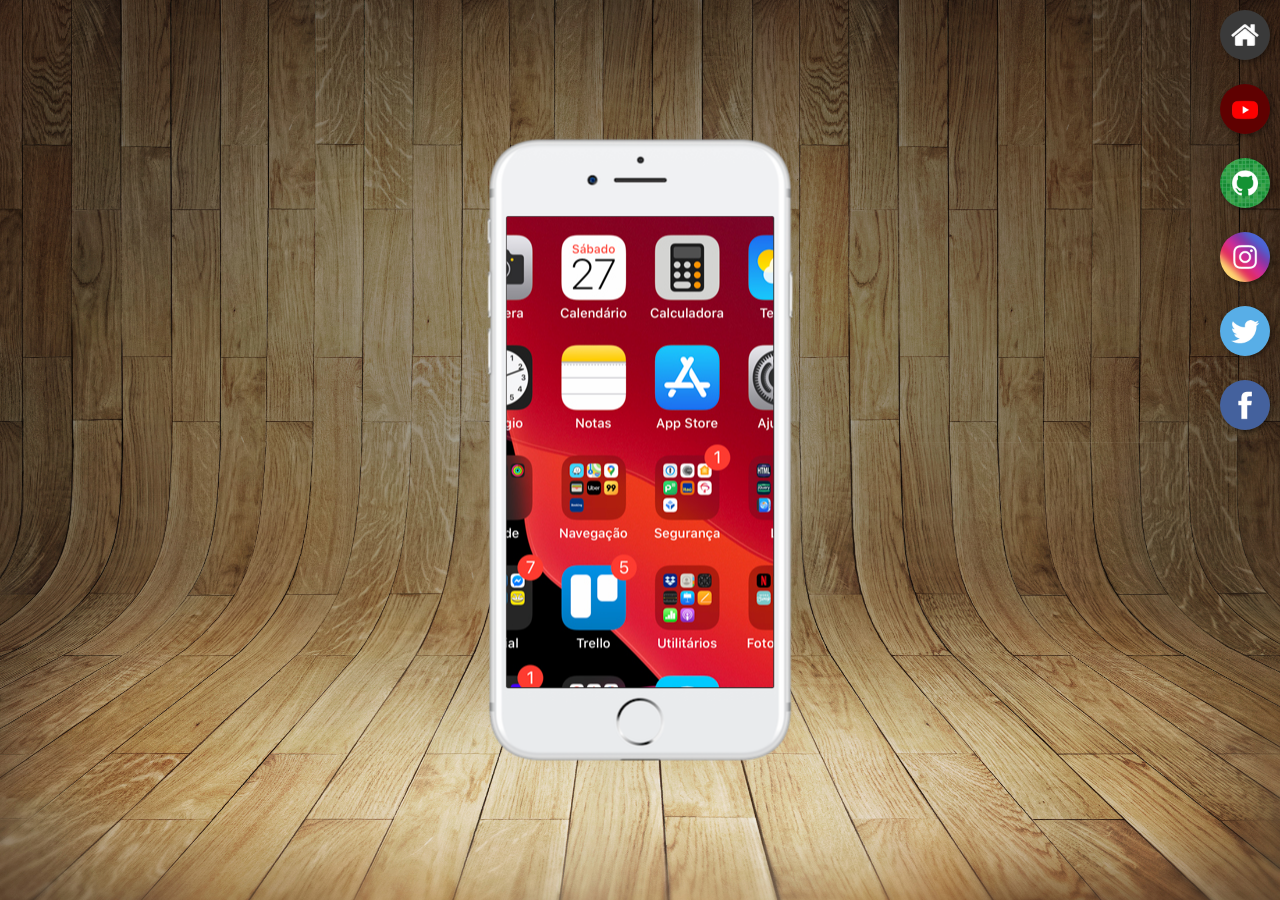
<file: index.html>
<!DOCTYPE html>
<html lang="pt-br">
<head>
  <meta charset="UTF-8">
  <meta http-equiv="X-UA-Compatible" content="IE=edge">
  <meta name="viewport" content="width=device-width, initial-scale=1.0">
  <link rel="stylesheet" href="CSS/style.css">
  <link rel="shortcut icon" href="favicon.ico" type="image/x-icon">
  <title>Projeto Redes Sociais</title>
</head>

<body>
  <main>
    <section id="telefone">
      <iframe src="home.html" name="tela" id="tela" frameborder="0">
        Seu navegador não é compativel com isso.
      </iframe>

    </section>
     <section id="redes-sociais">
        <a href="home.html" target="tela"><img src="imagens/logo-home.jpg" alt="Home"></a><br>
        <a href="youtube.html" target="tela"><img src="imagens/logo-youtube.jpg" alt="Youtube"></a><br>
        <a href="github.html" target="tela"><img src="imagens/logo-github.jpg" alt="Github"></a><br>
        <a href="instgram.html" target="tela"><img src="imagens/logo-instagram.jpg" alt="Instagram"></a><br>
        <a href="twitter.html" target="tela"><img src="imagens/logo-twitter.jpg" alt="Twitter"></a><br>
        <a href="facebook.html" target="tela"><img src="imagens/logo-facebook.jpg" alt="Facebook"></a>
     </section>
  </main>
</body>
</html>
</file>
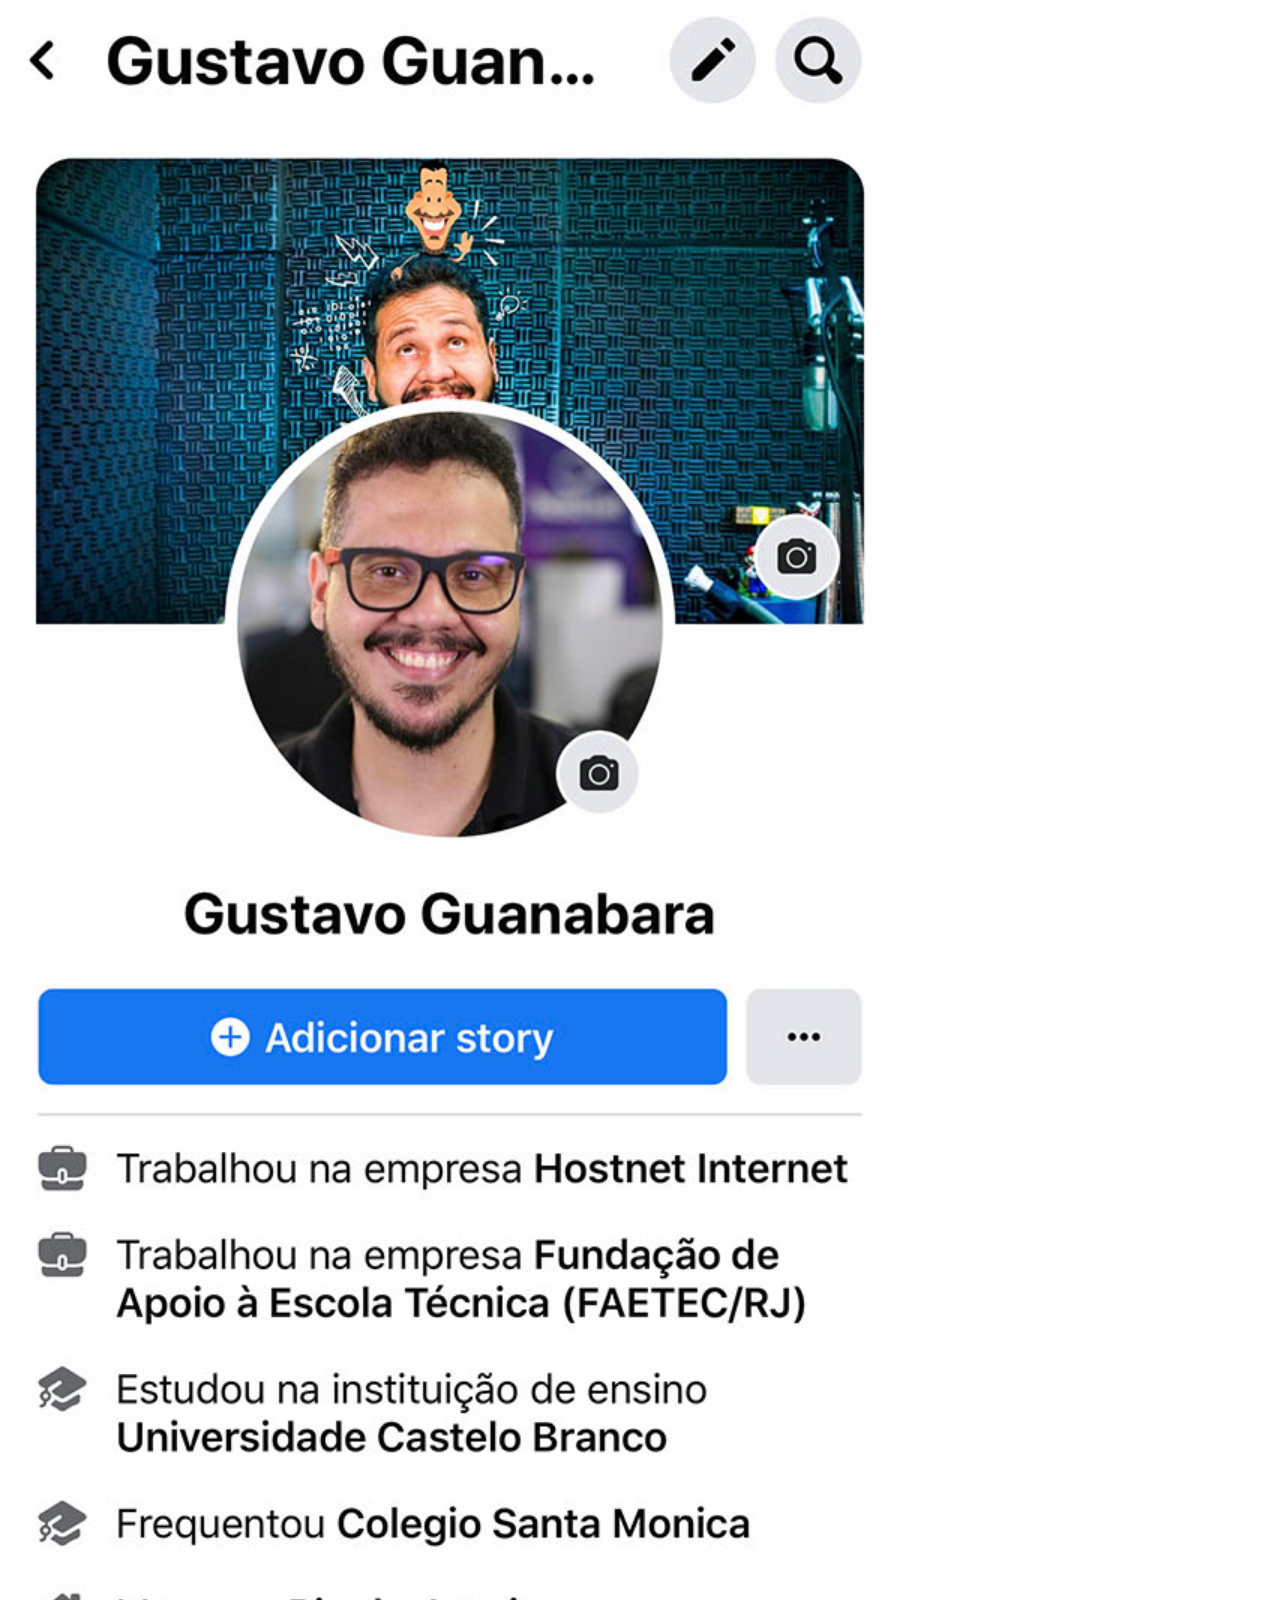
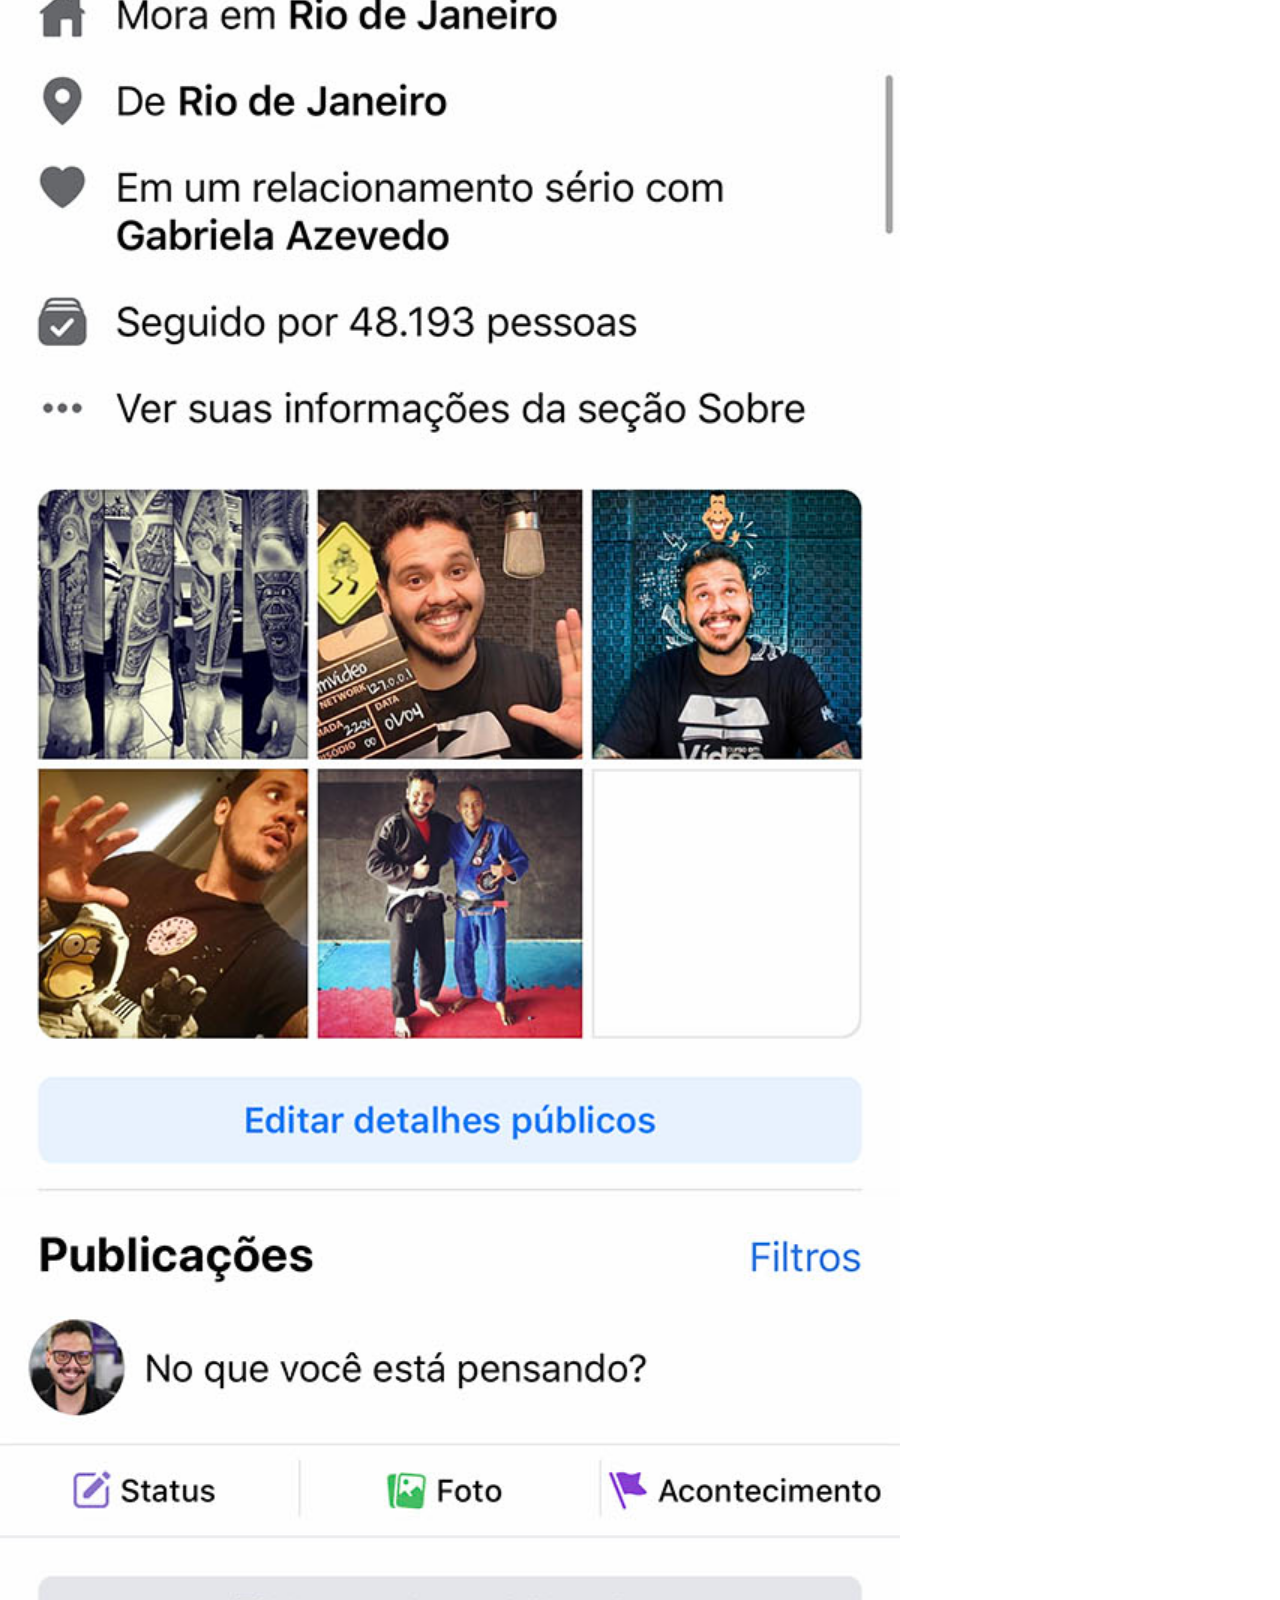
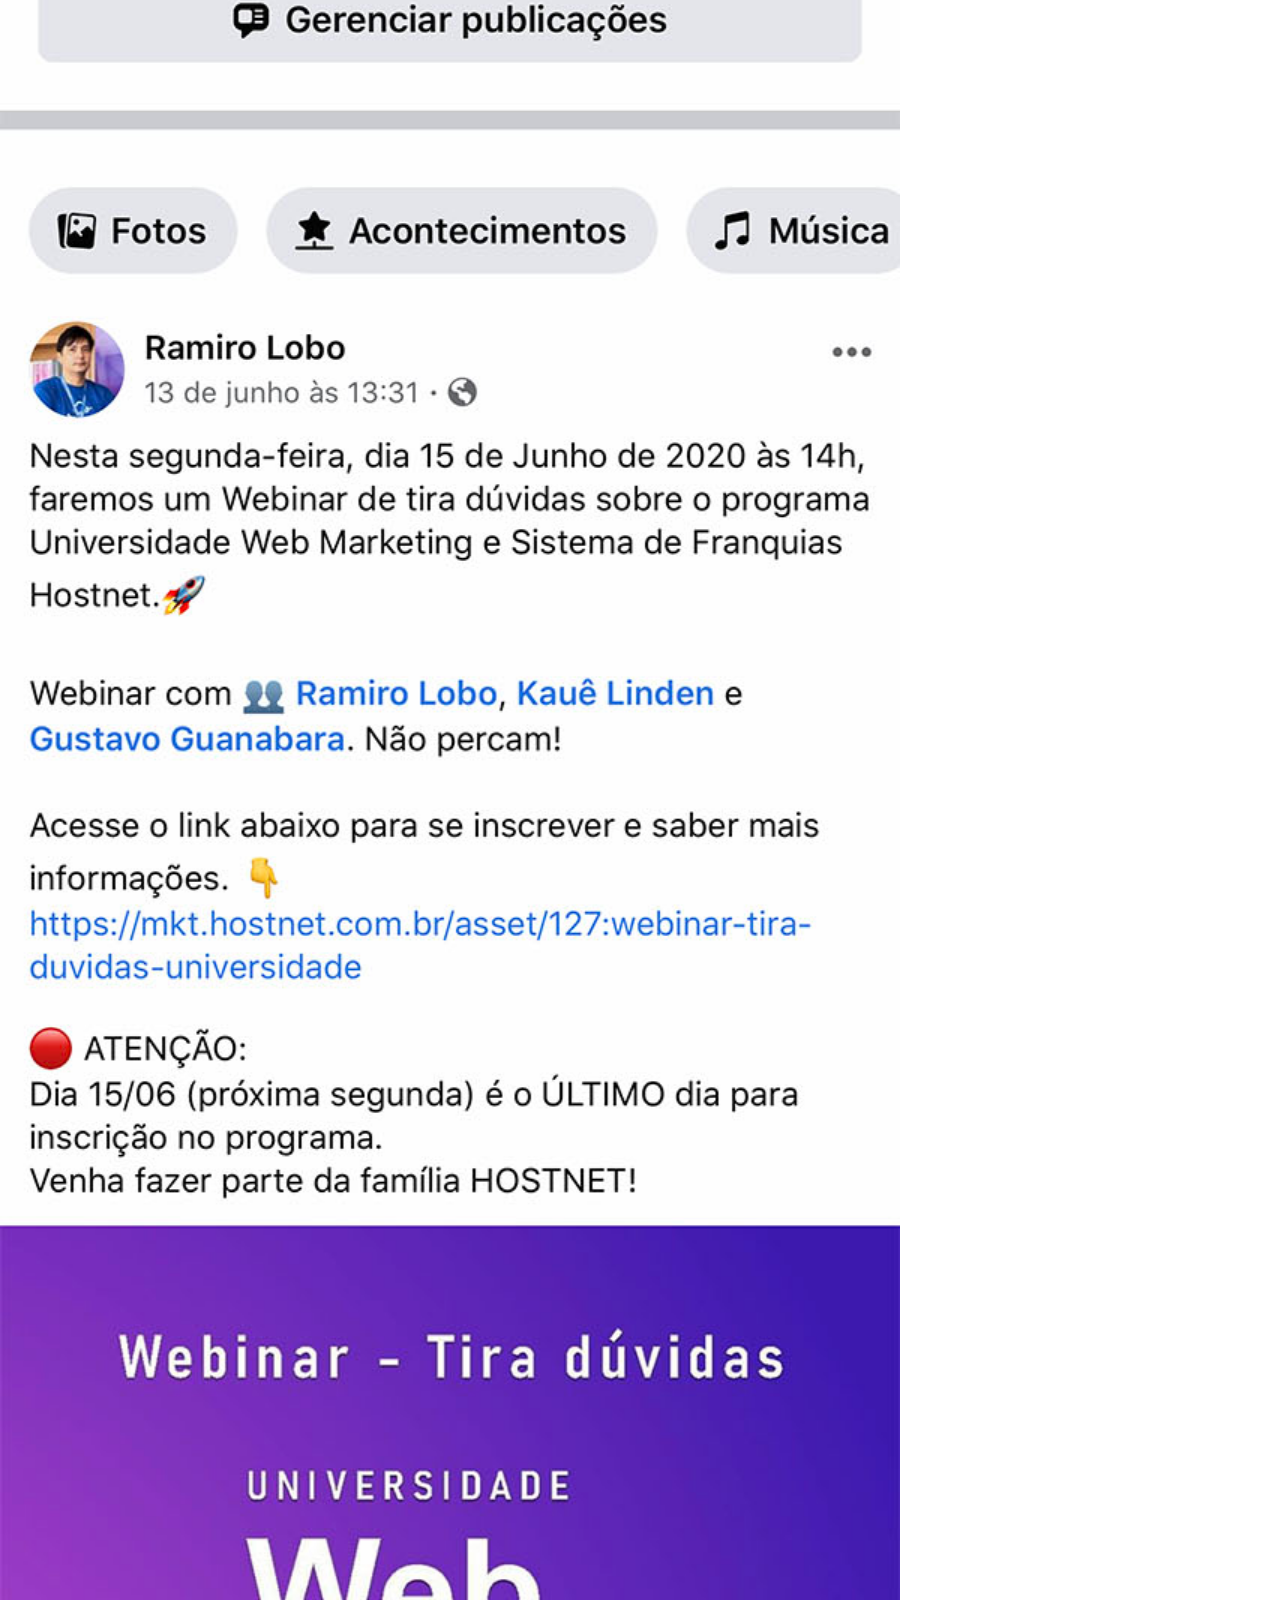
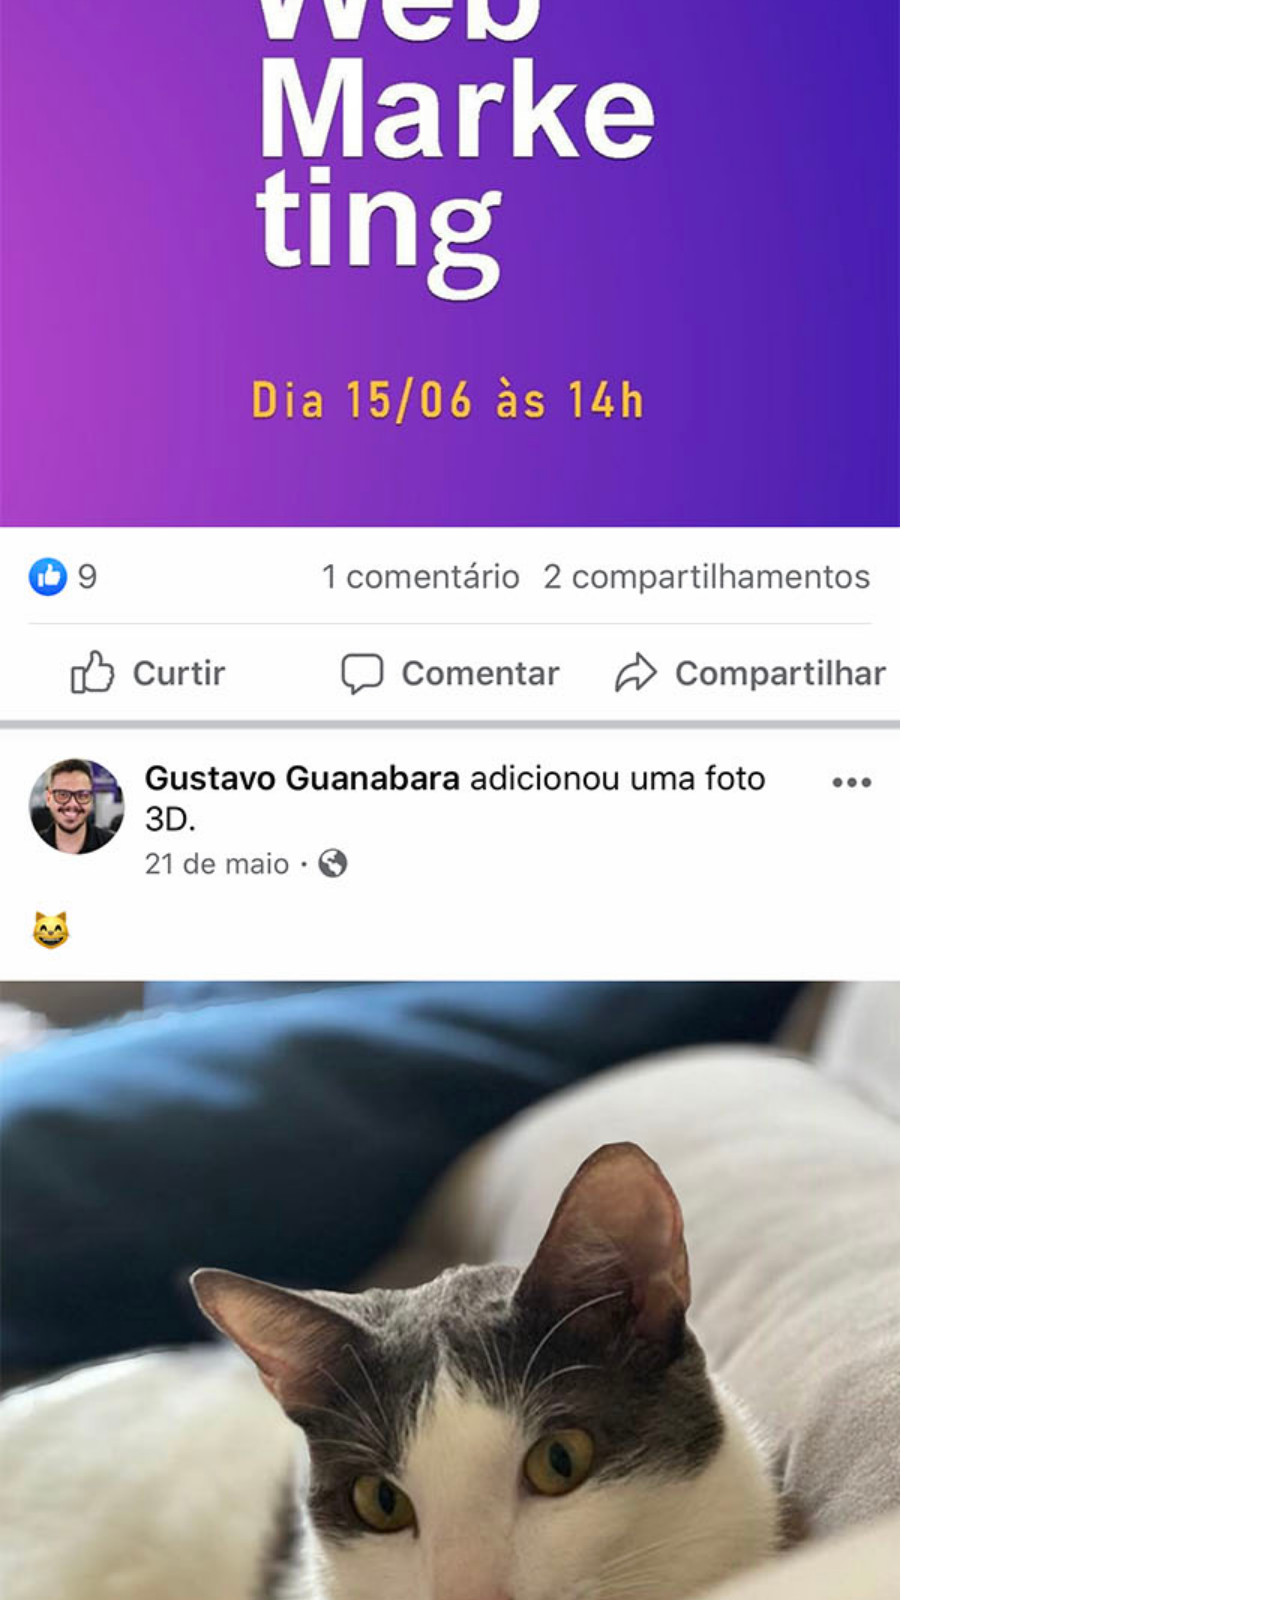
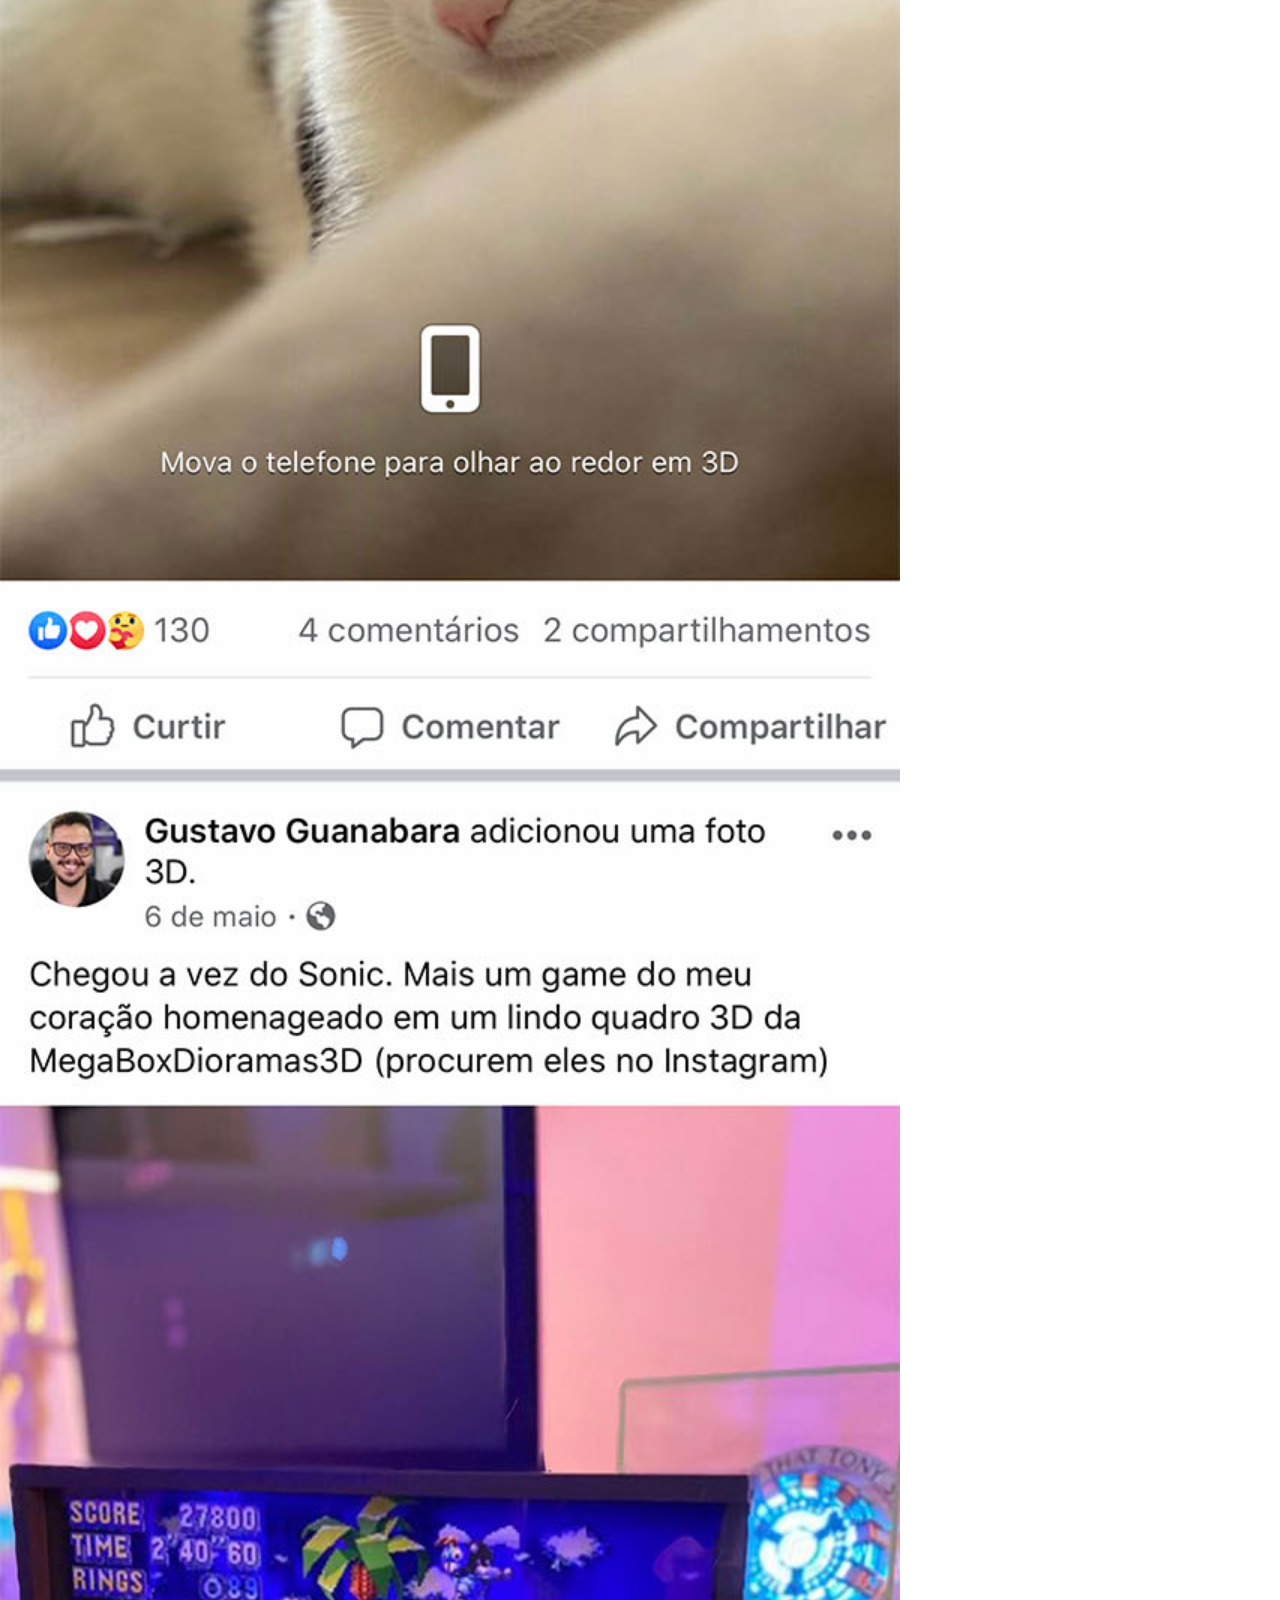
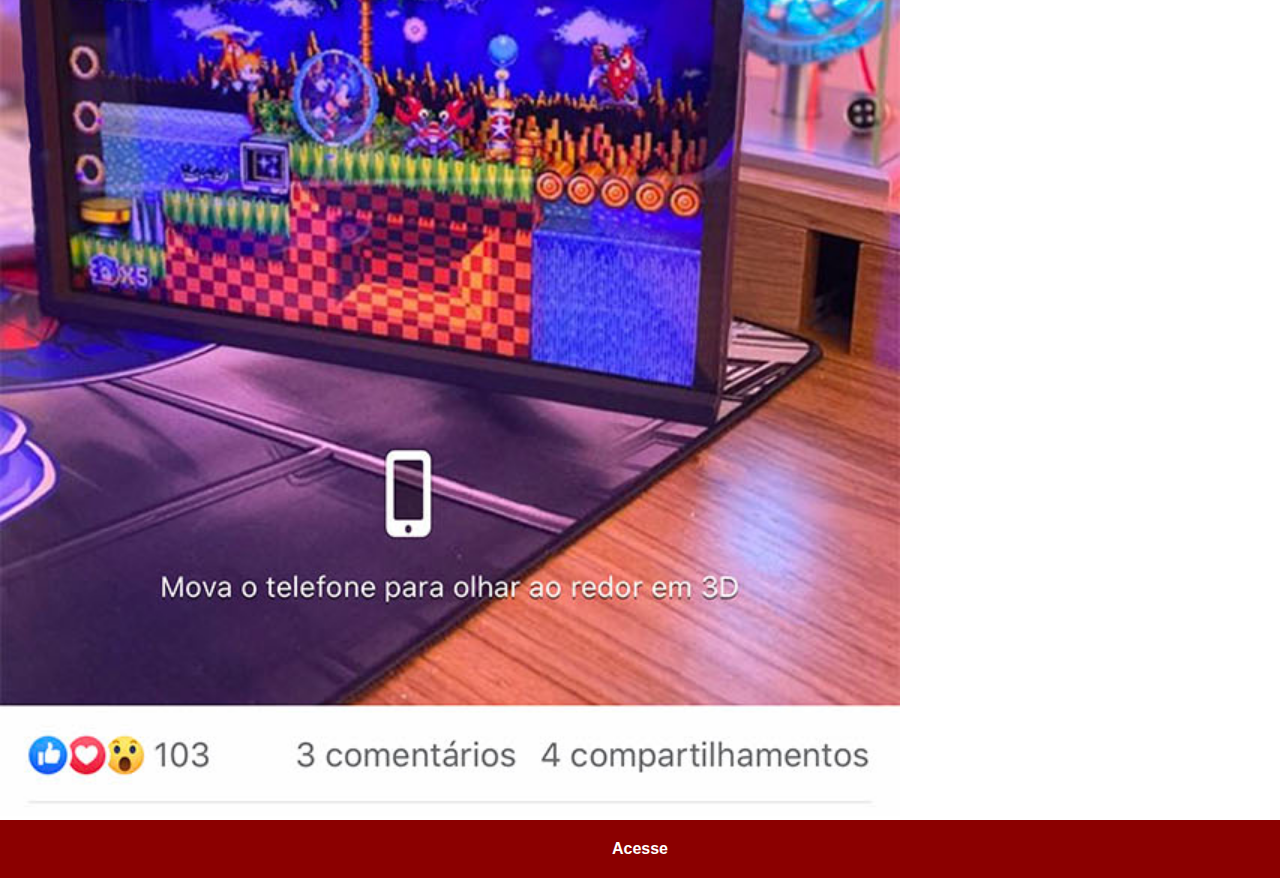
<file: facebook.html>
<!DOCTYPE html>
<html lang="pt-br">
<head>
  <meta charset="UTF-8">
  <meta http-equiv="X-UA-Compatible" content="IE=edge">
  <meta name="viewport" content="width=device-width, initial-scale=1.0">
  <title>Document</title>
  <link rel="stylesheet" href="CSS/social.css">
</head>
<body>
  <img src="imagens/tela-facebook.jpg" alt="Facebook">
  <a href="https://www.facebook.com/gustavoguanabara" target="_blank">Acesse</a>
</body>
</html>
</file>
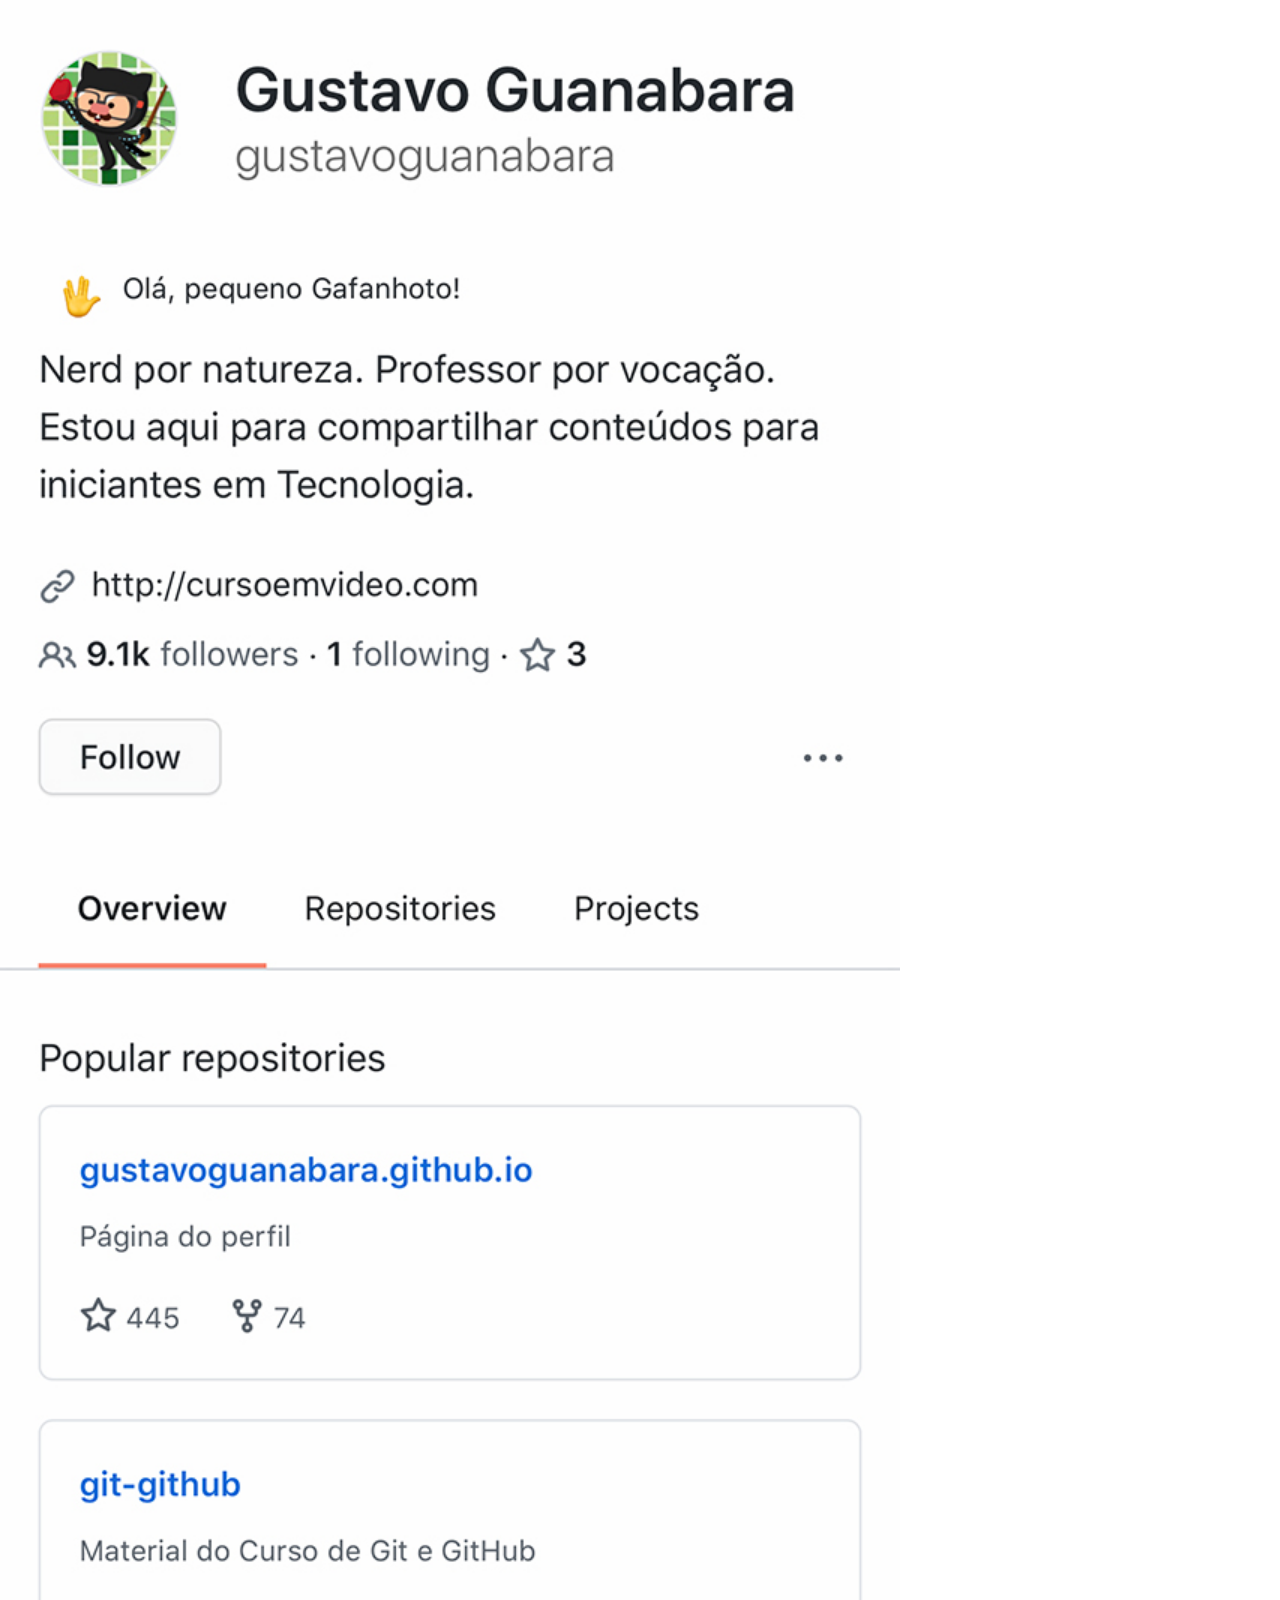
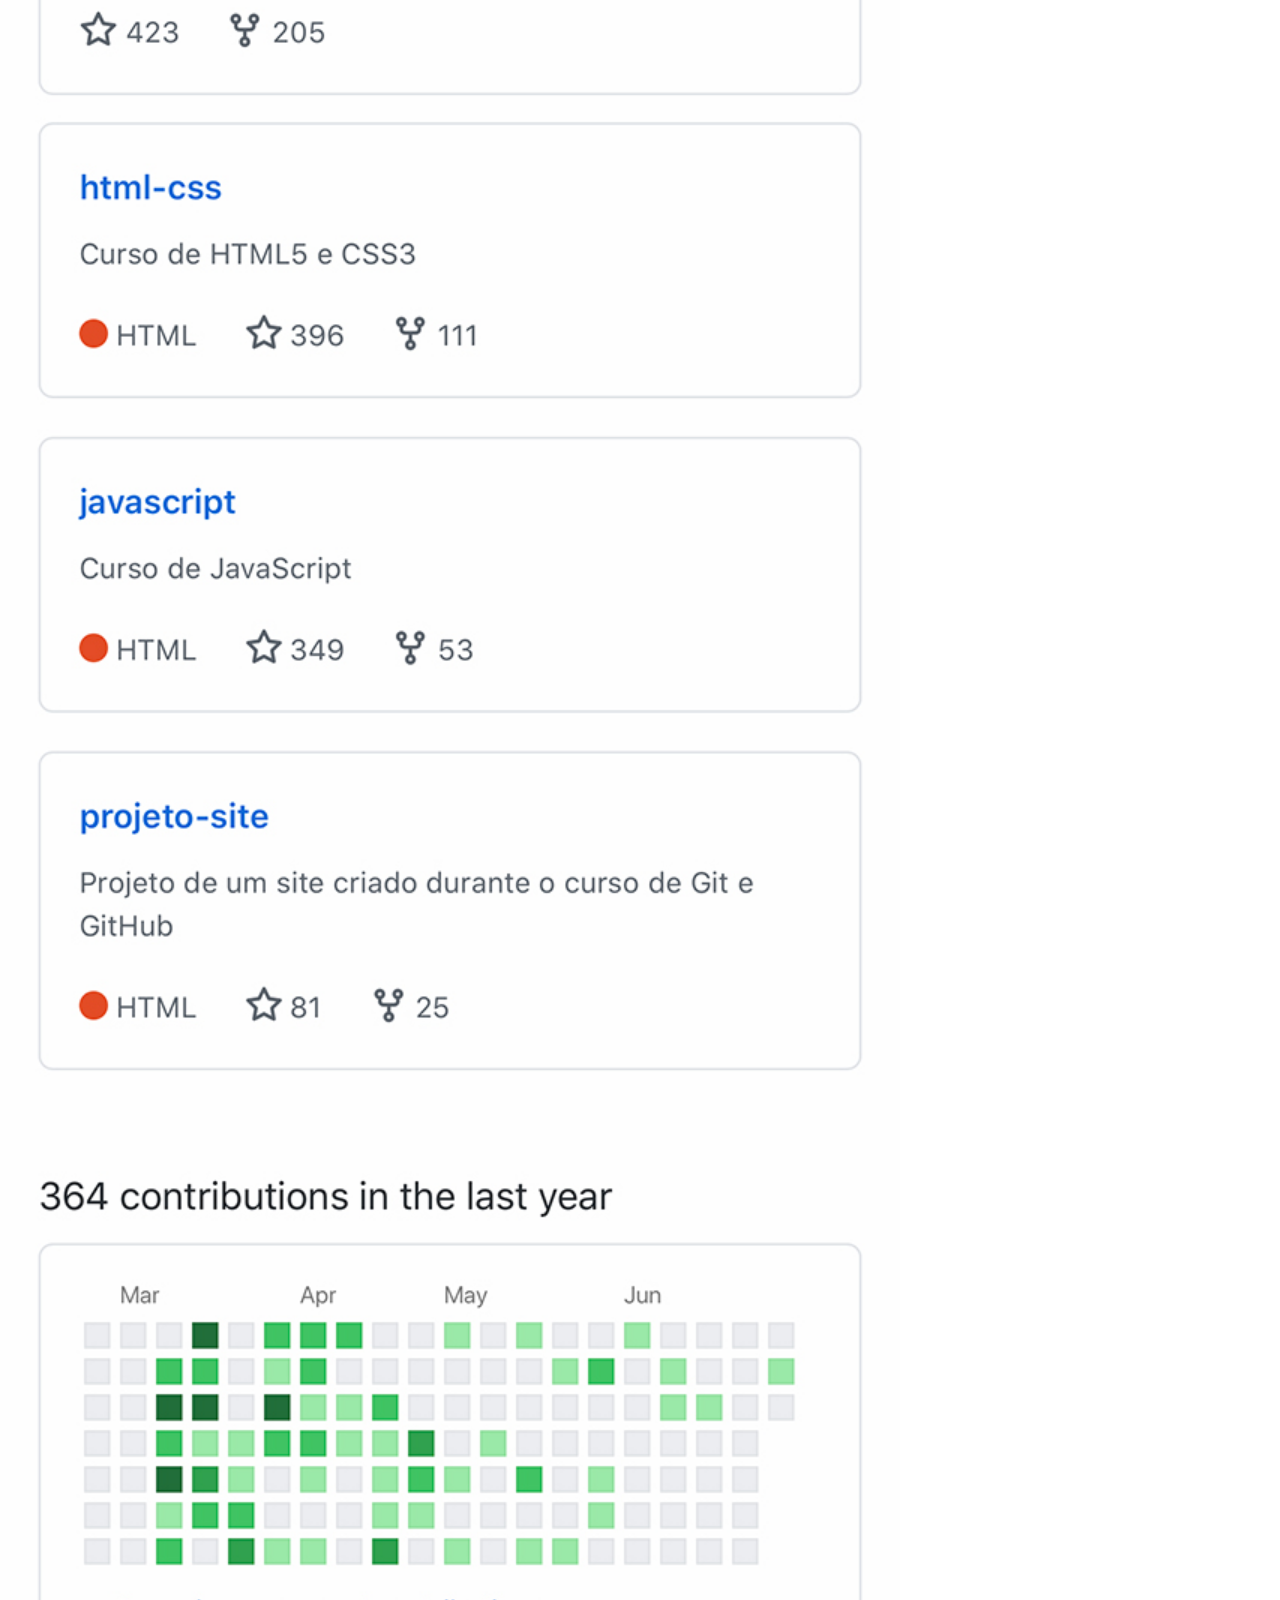
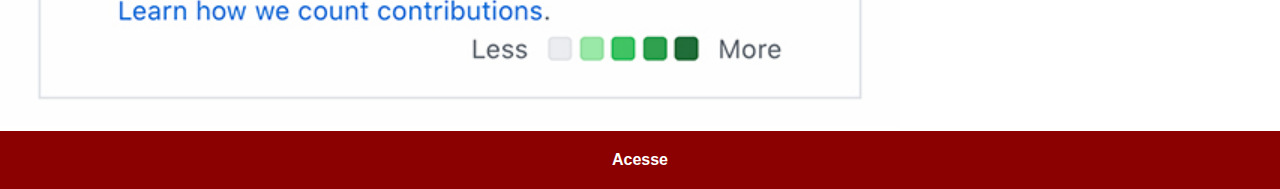
<file: github.html>
<!DOCTYPE html>
<html lang="pt-br">
<head>
  <meta charset="UTF-8">
  <meta http-equiv="X-UA-Compatible" content="IE=edge">
  <meta name="viewport" content="width=device-width, initial-scale=1.0">
  <title>Github</title>
  <link rel="stylesheet" href="CSS/social.css">
</head>
<body>
  <img src="imagens/tela-github.jpg" alt="Github">
  <a href="https://github.com/gustavoguanabara/" target="_blank">Acesse</a>
</body>
</html>
</file>
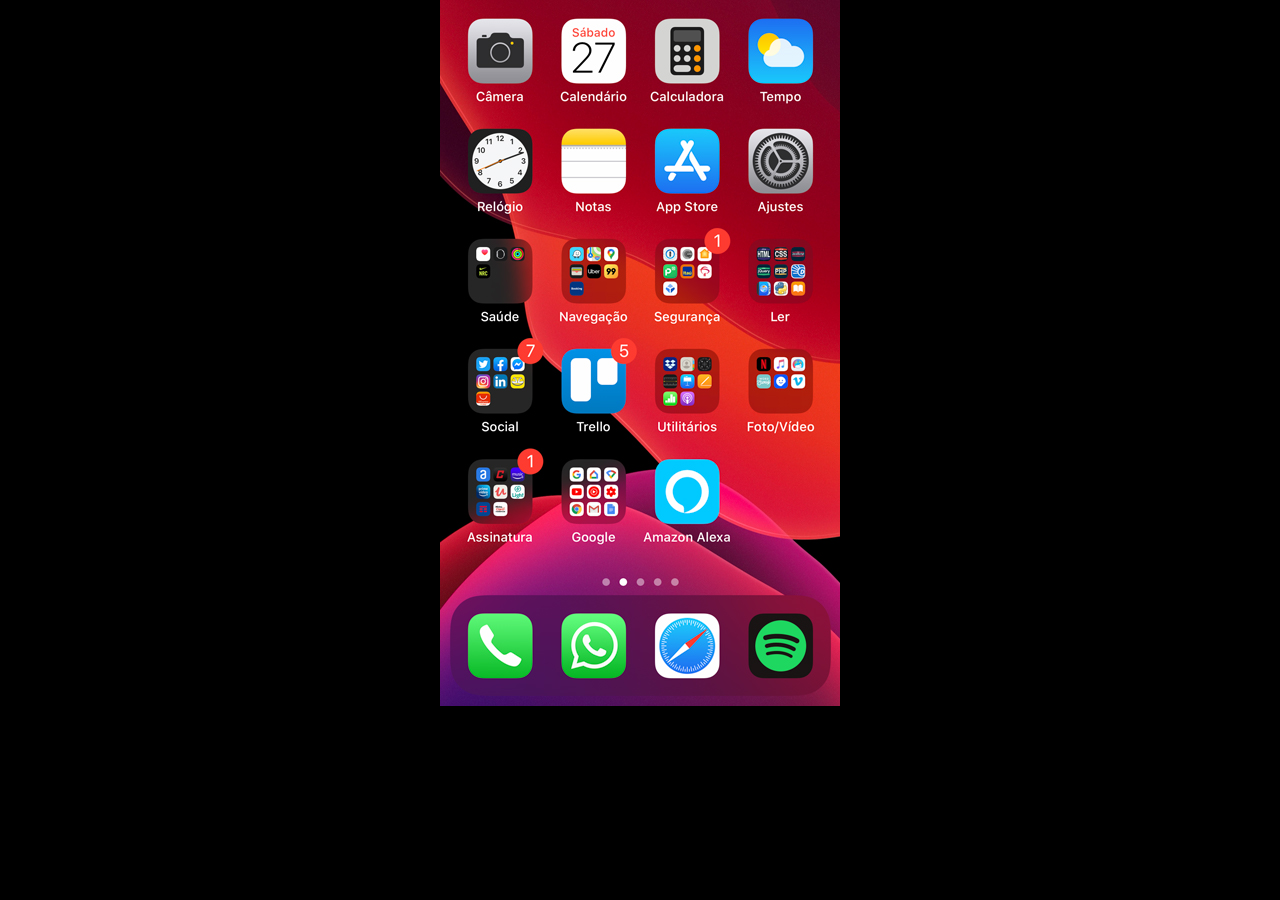
<file: home.html>
<!DOCTYPE html>
<html lang="pt-br">
<head>
  <meta charset="UTF-8">
  <meta http-equiv="X-UA-Compatible" content="IE=edge">
  <meta name="viewport" content="width=device-width, initial-scale=1.0">
  <title>Document</title>

<style>
  *{
    margin: 0;
    padding: 0;
  }

  body{
    width: 100vw;
    height: 100vh;
    background: black url('imagens/tela-home.jpg') no-repeat top center;
  }
</style>

</head>
<body>
  
</body>
</html>
</file>
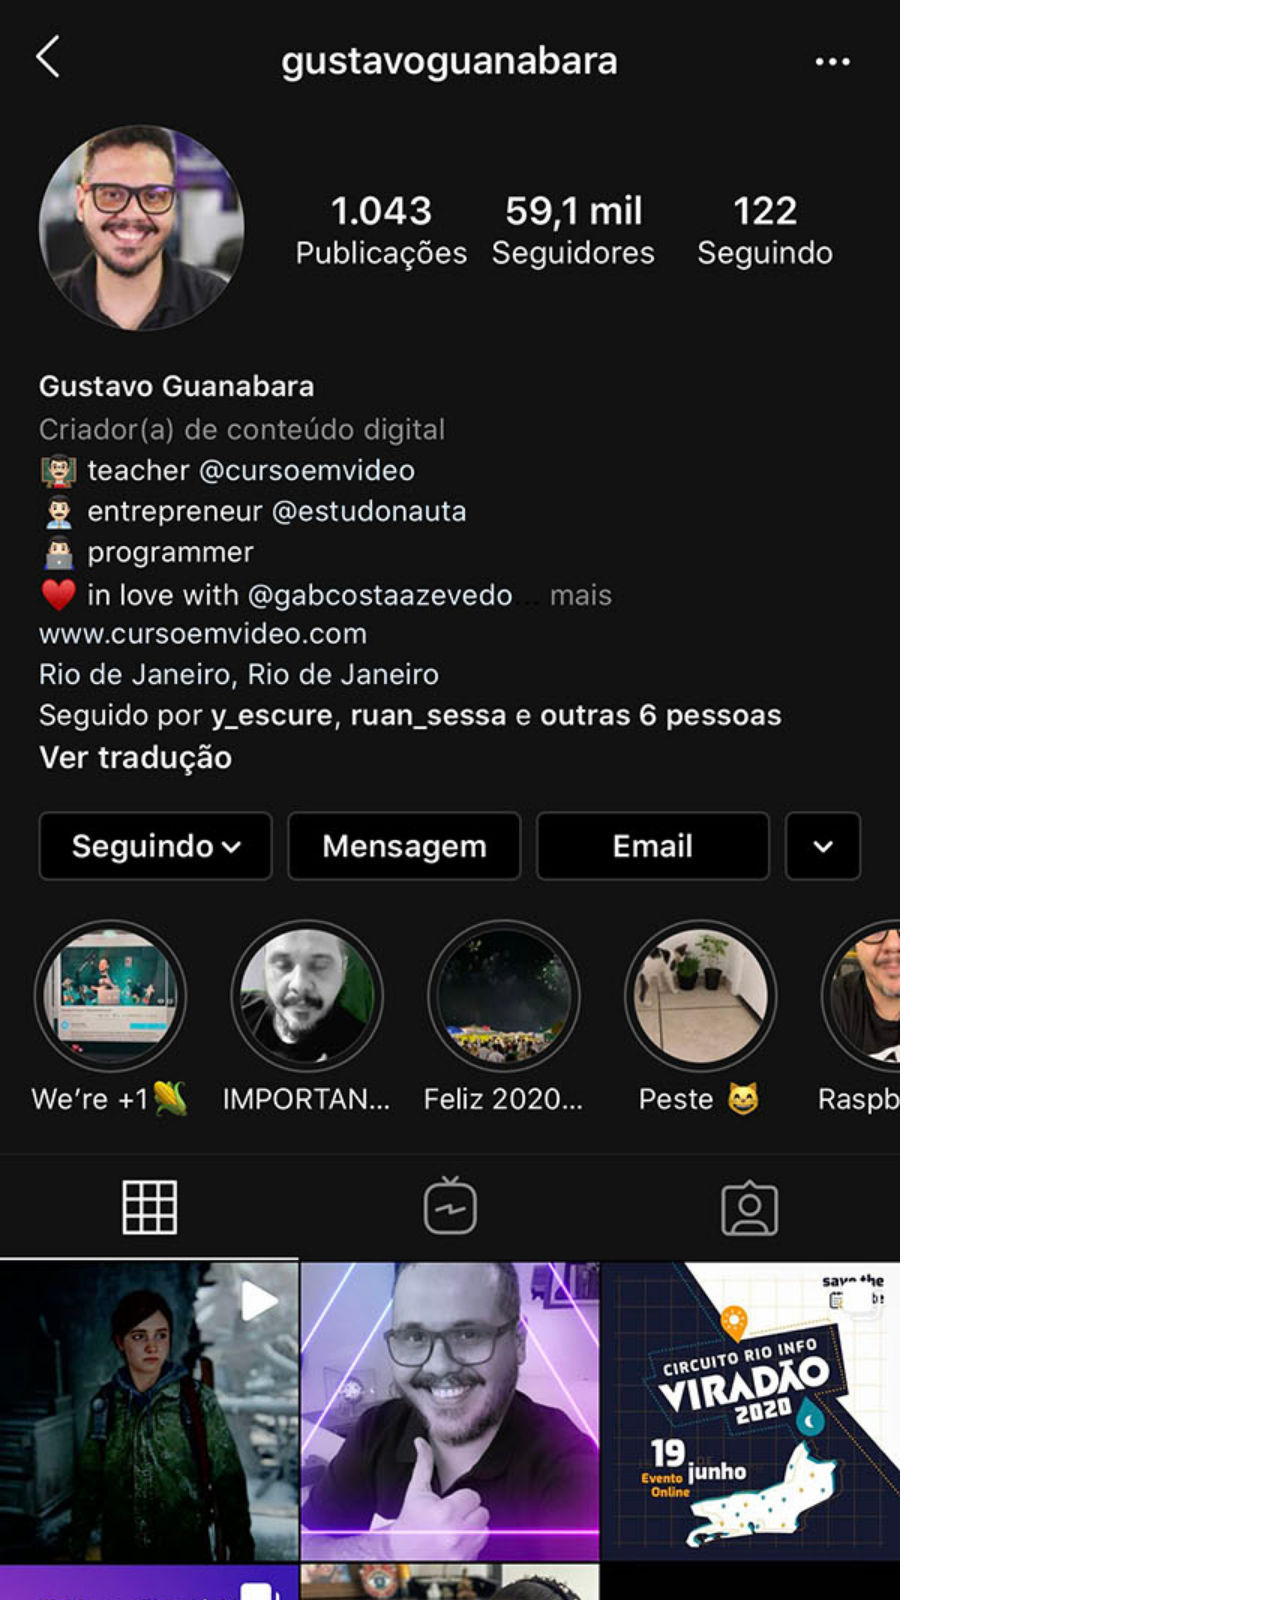
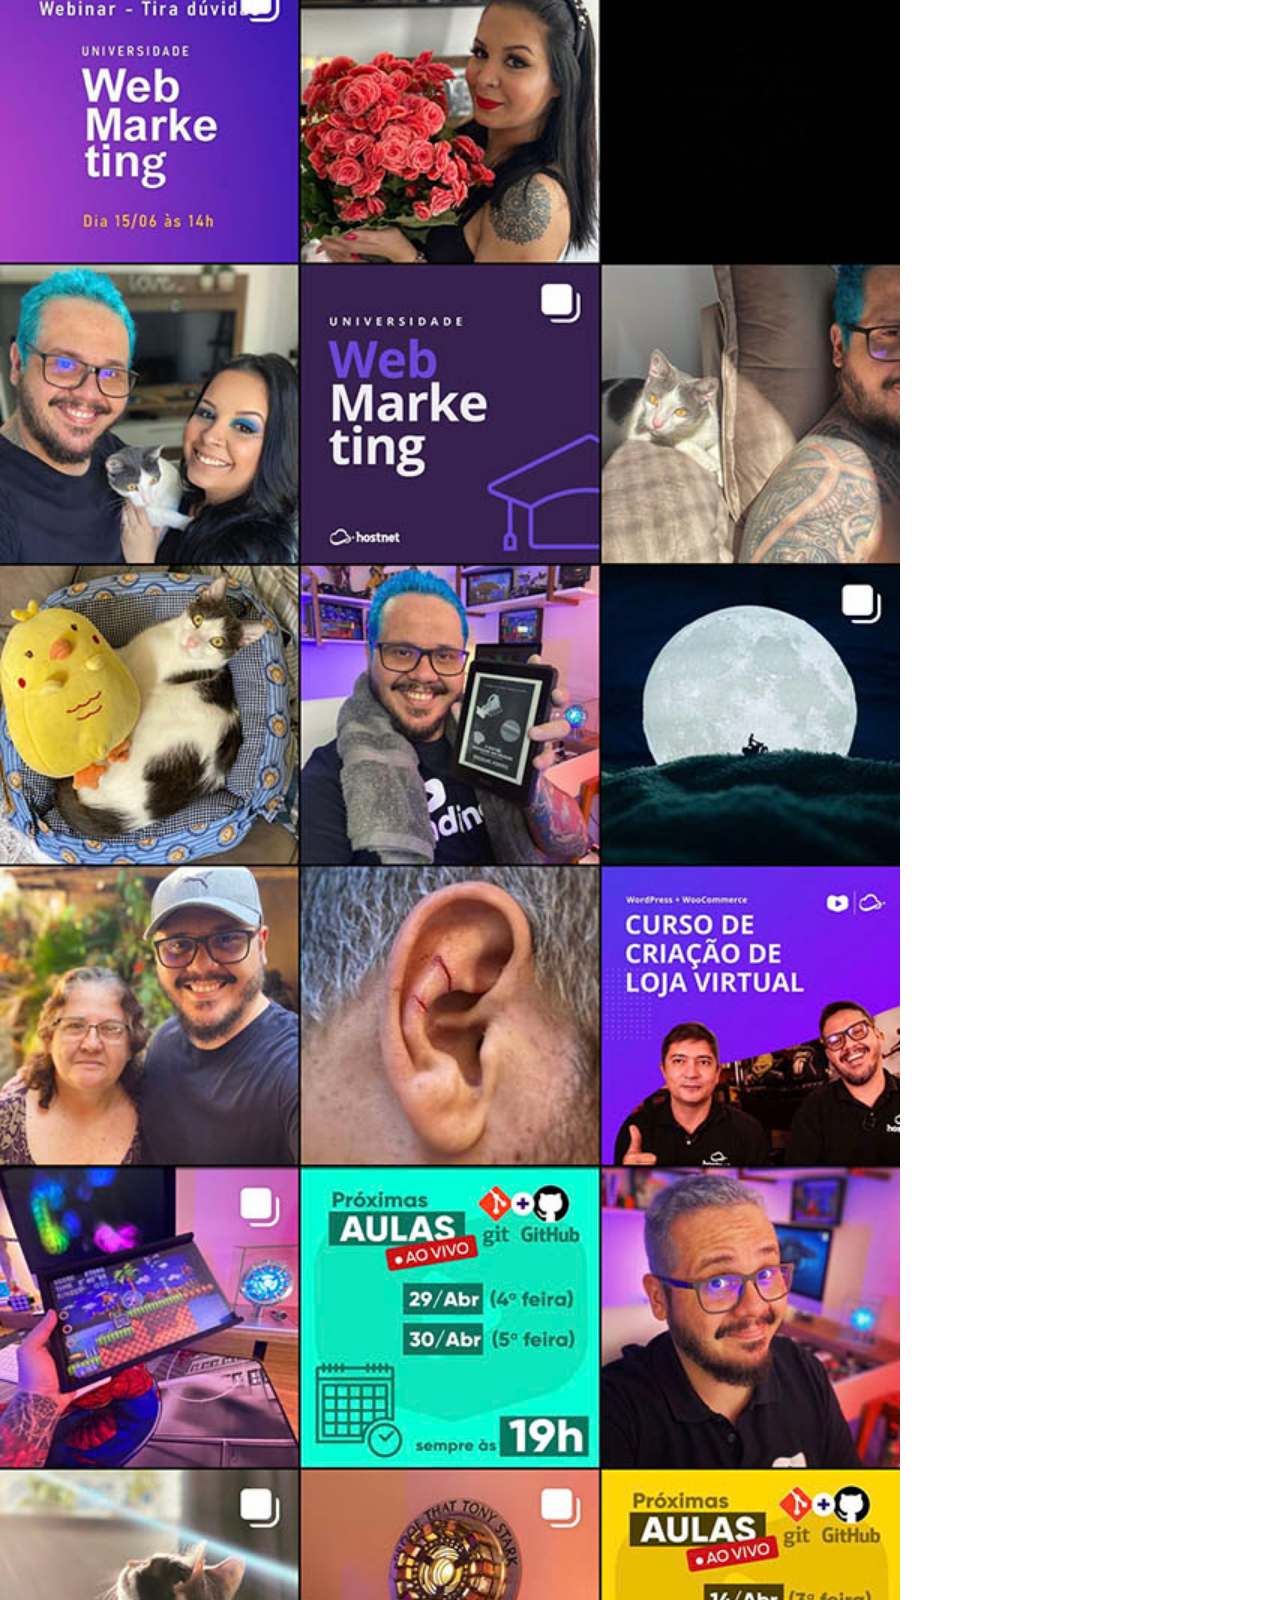
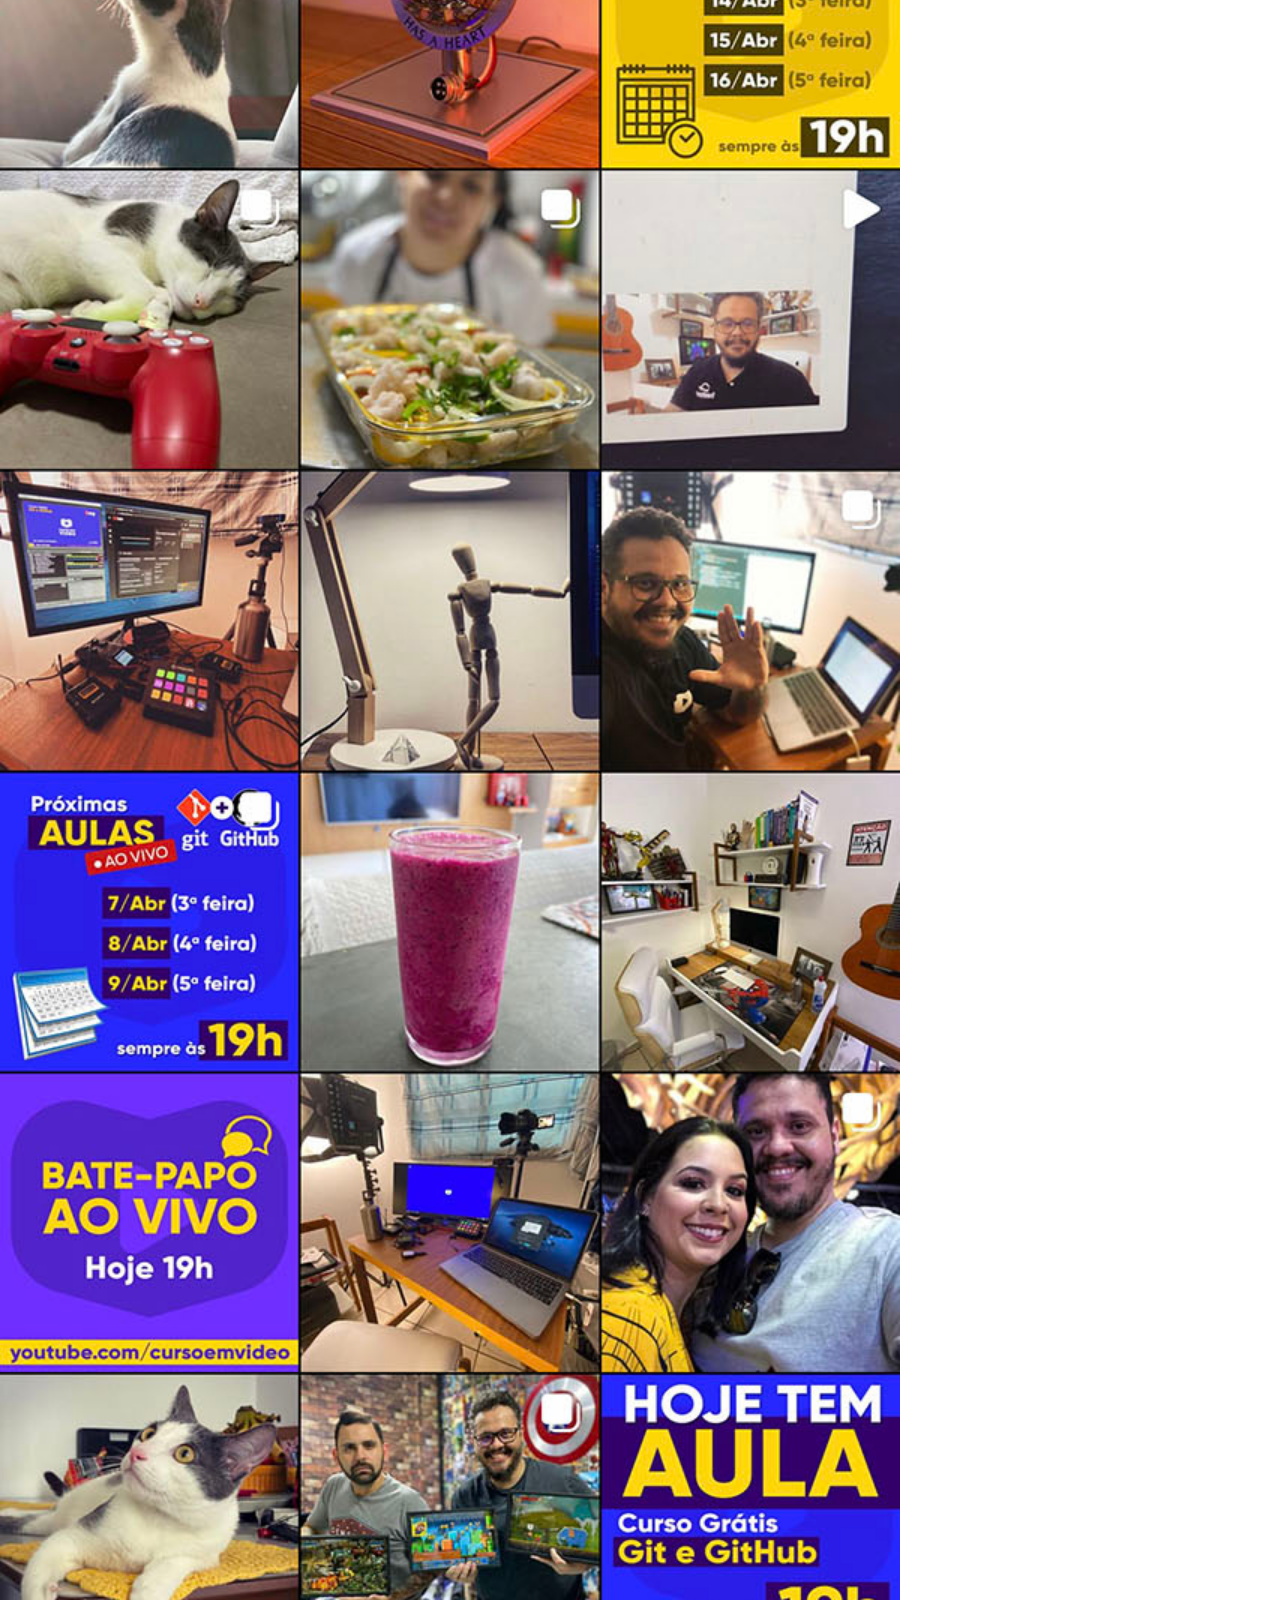
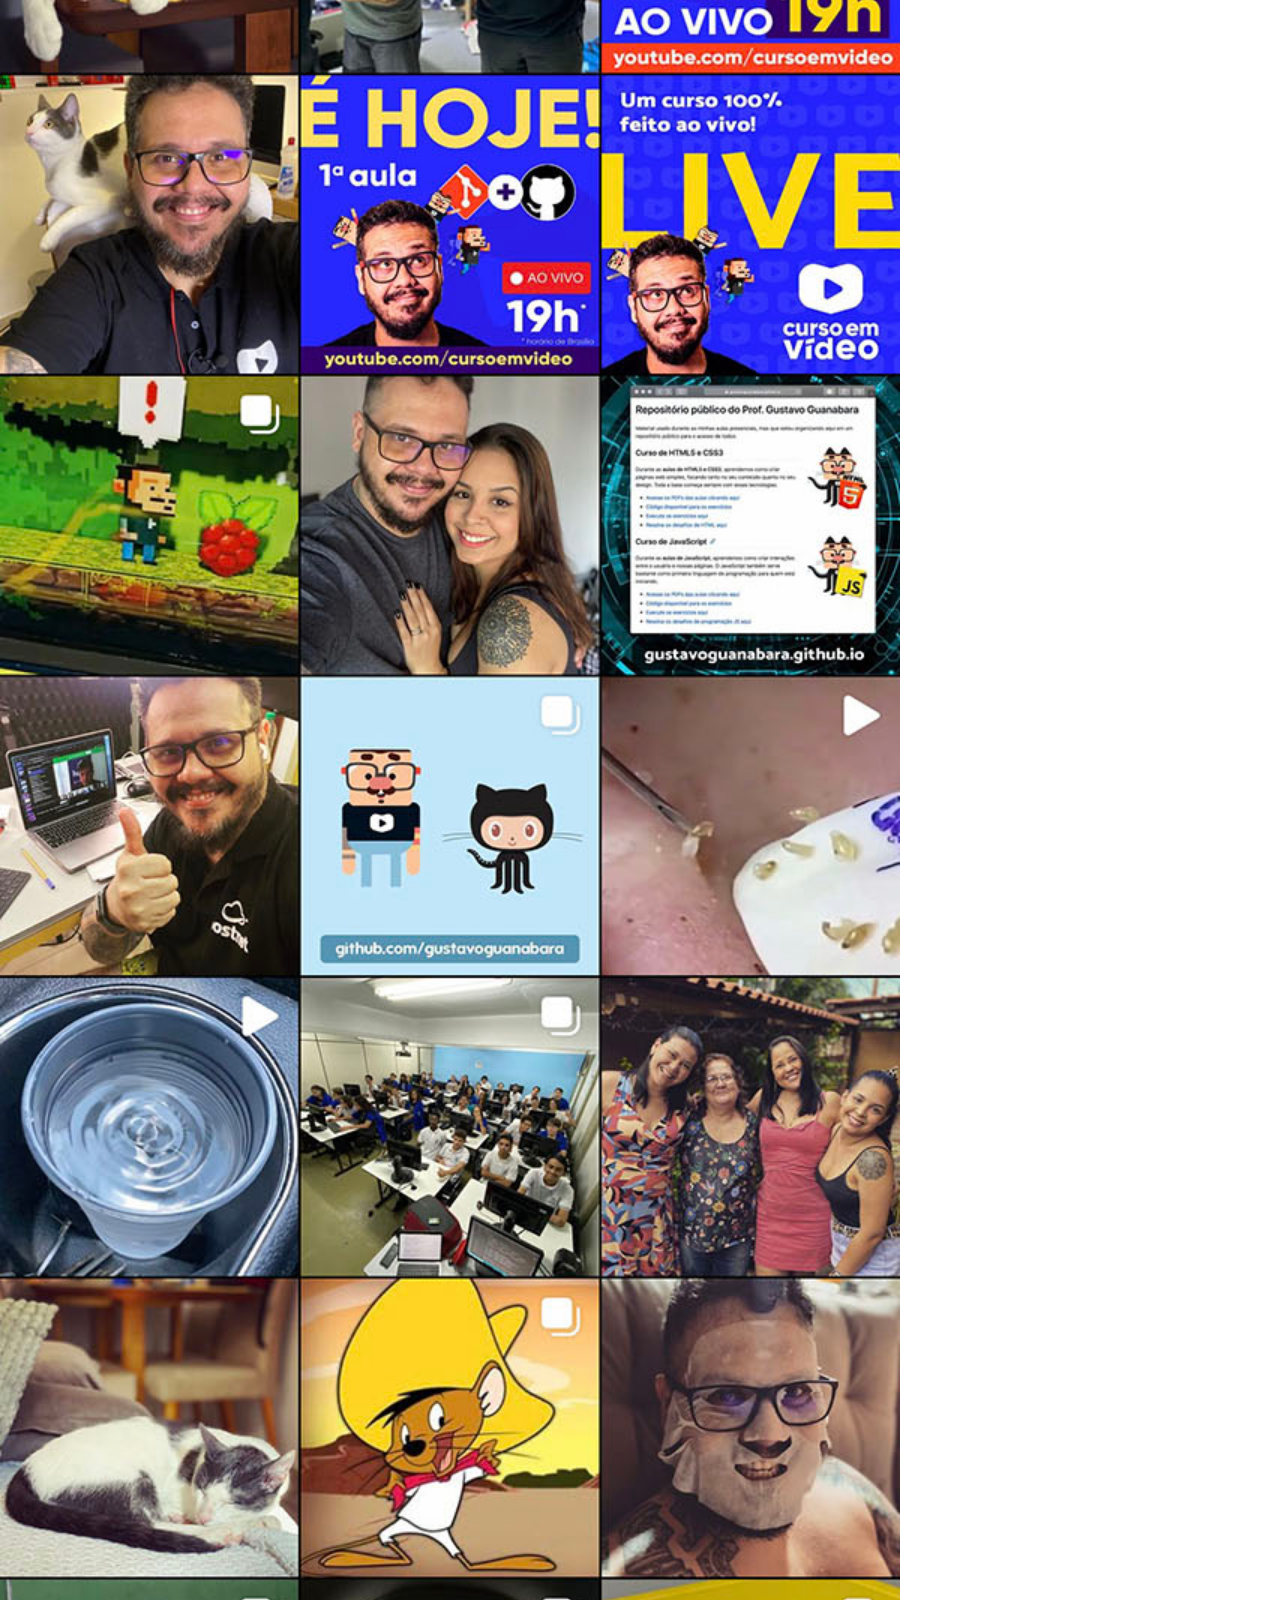
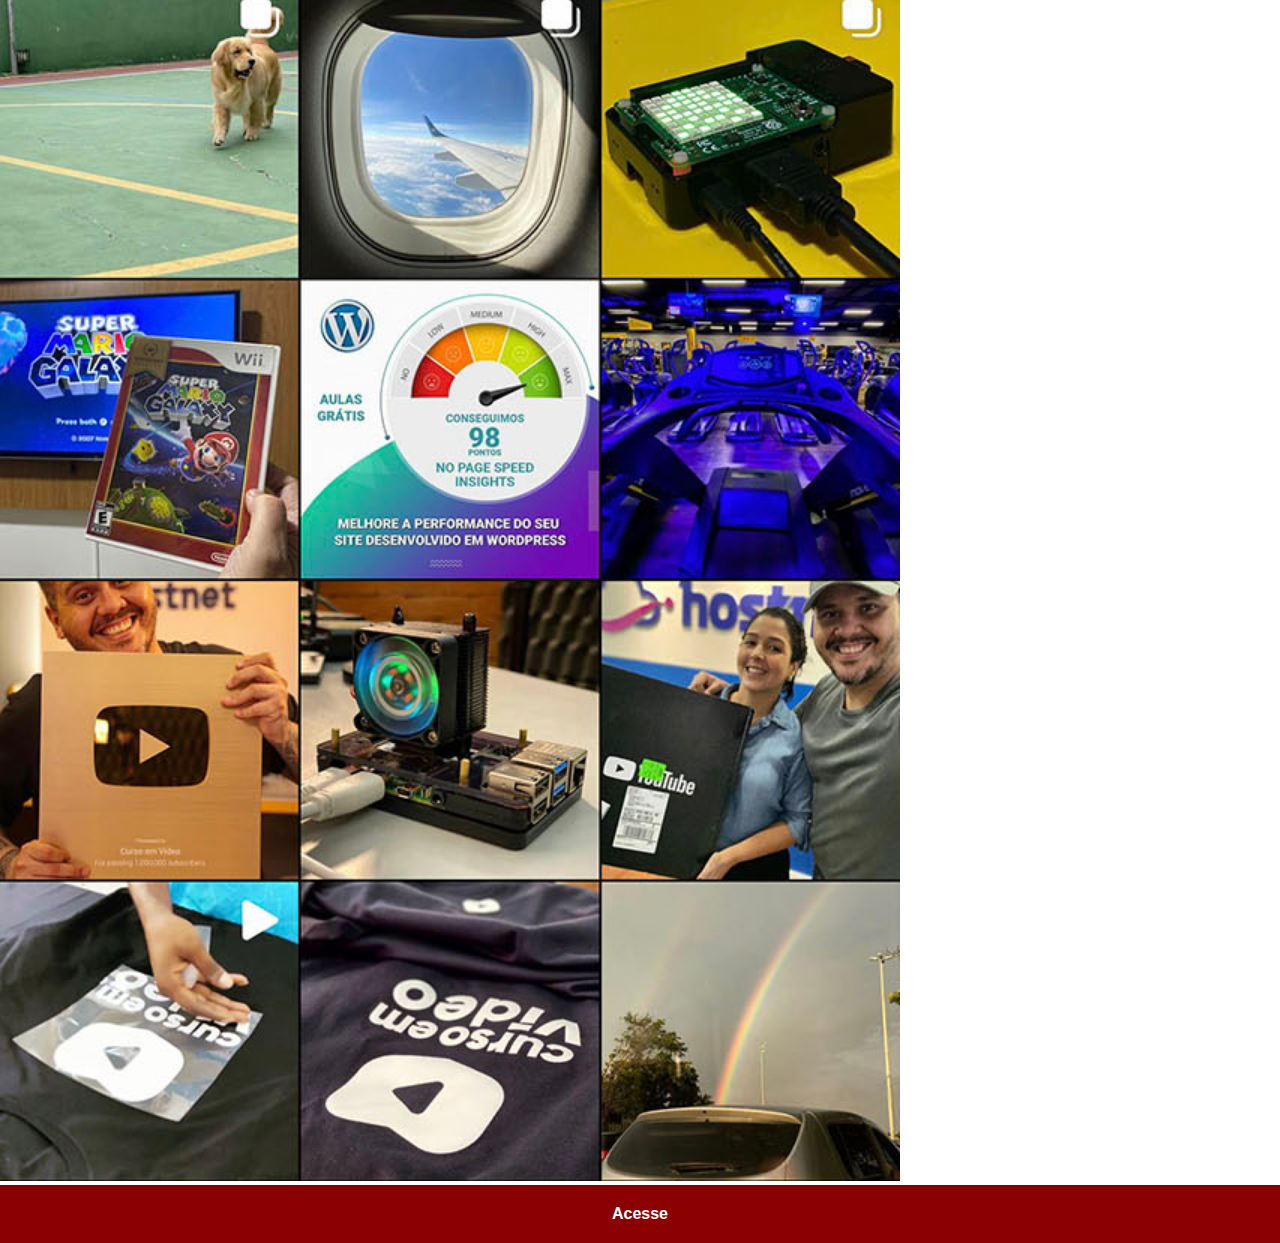
<file: instgram.html>
<!DOCTYPE html>
<html lang="pt-br">
<head>
  <meta charset="UTF-8">
  <meta http-equiv="X-UA-Compatible" content="IE=edge">
  <meta name="viewport" content="width=device-width, initial-scale=1.0">
  <title>Document</title>
  <link rel="stylesheet" href="CSS/social.css">
</head>
<body>
  <img src="imagens/tela-instagram.jpg" alt="Instgram">
  <a href="https://www.instagram.com/" target="_blank">Acesse</a>
</body>
</html>
</file>
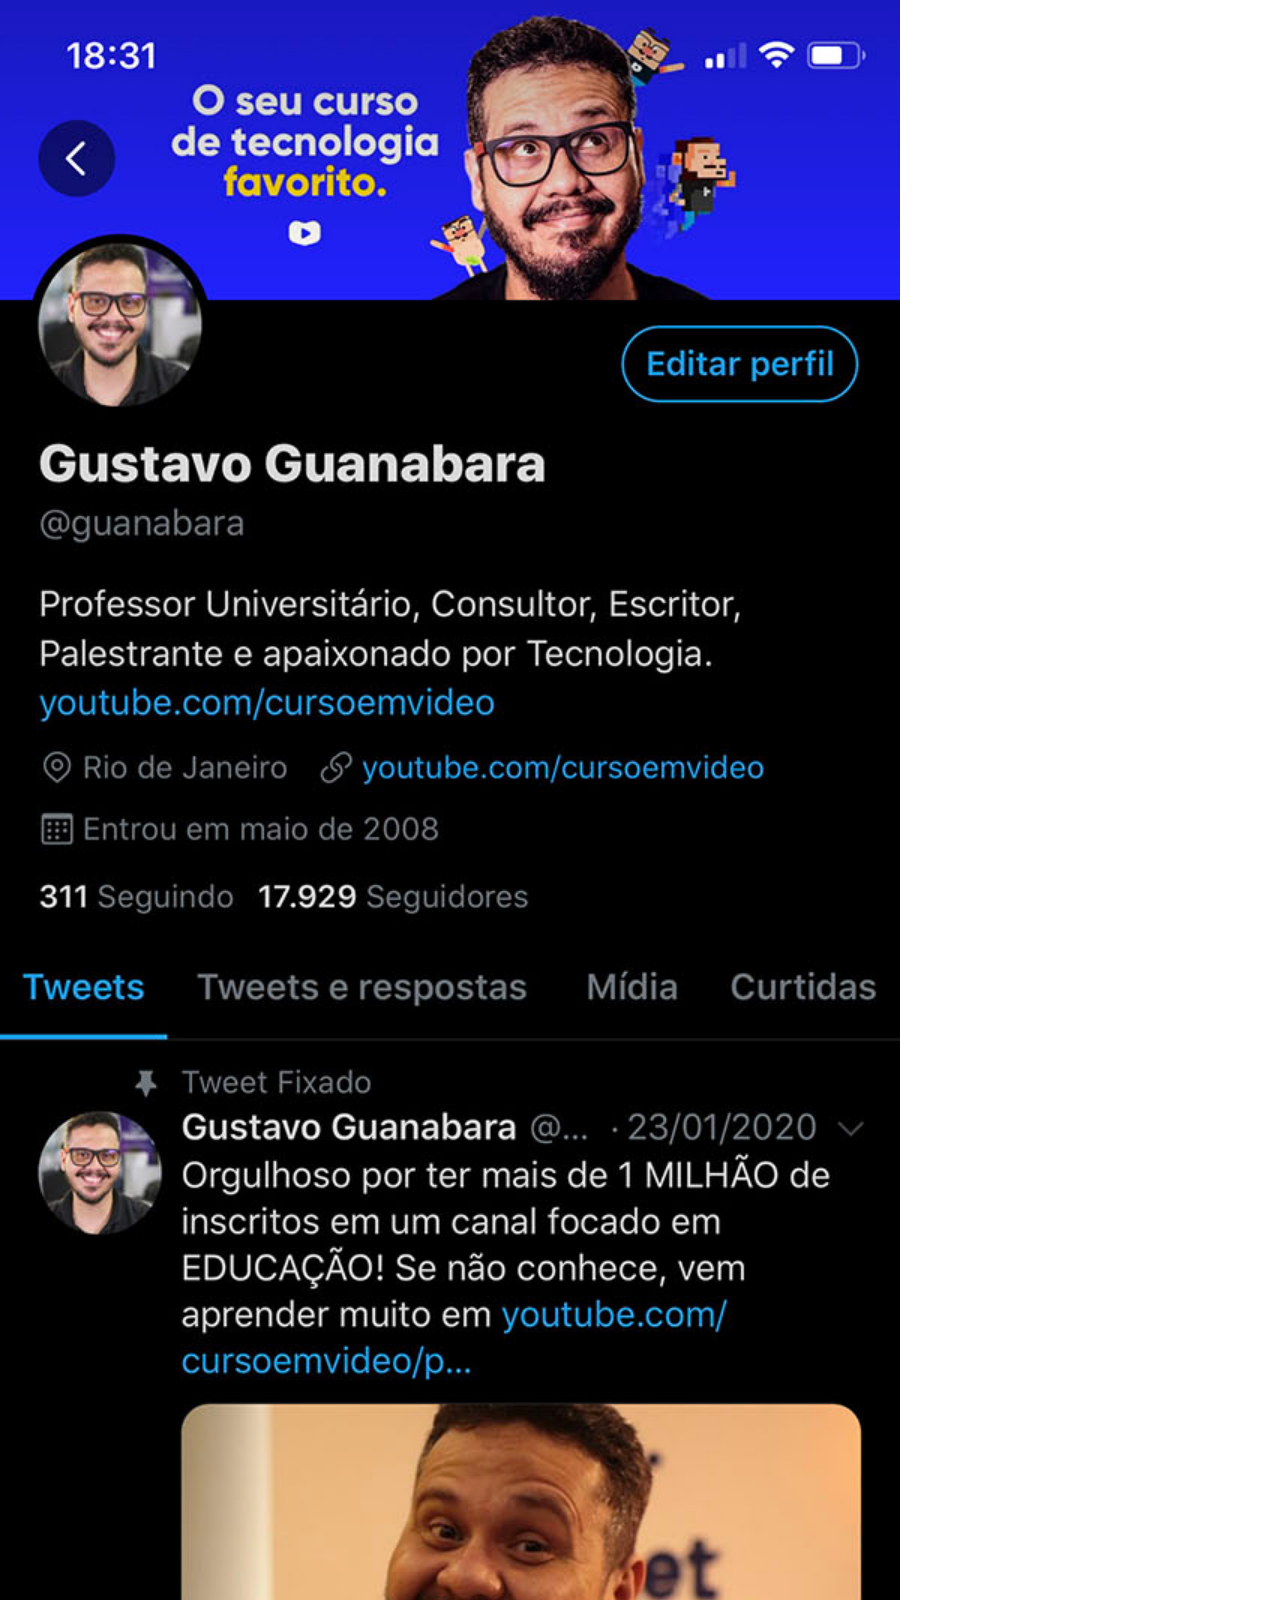
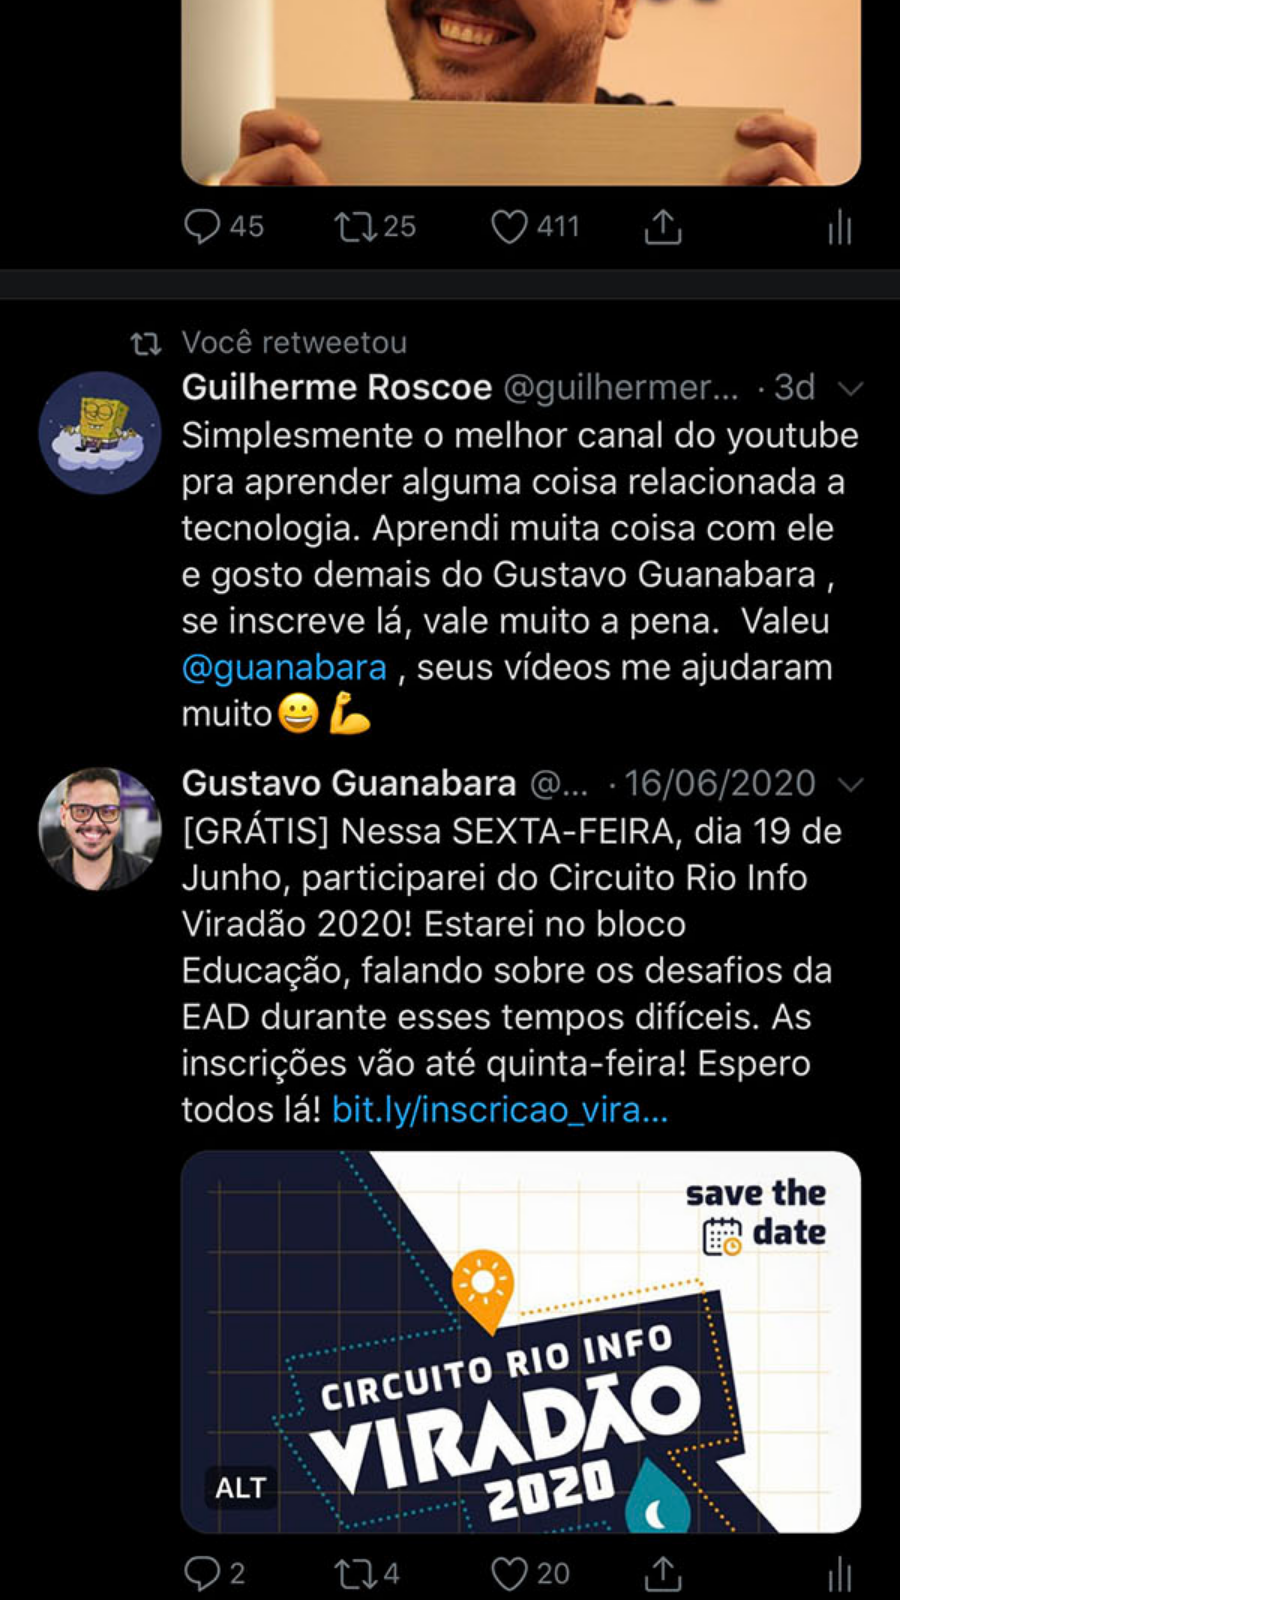
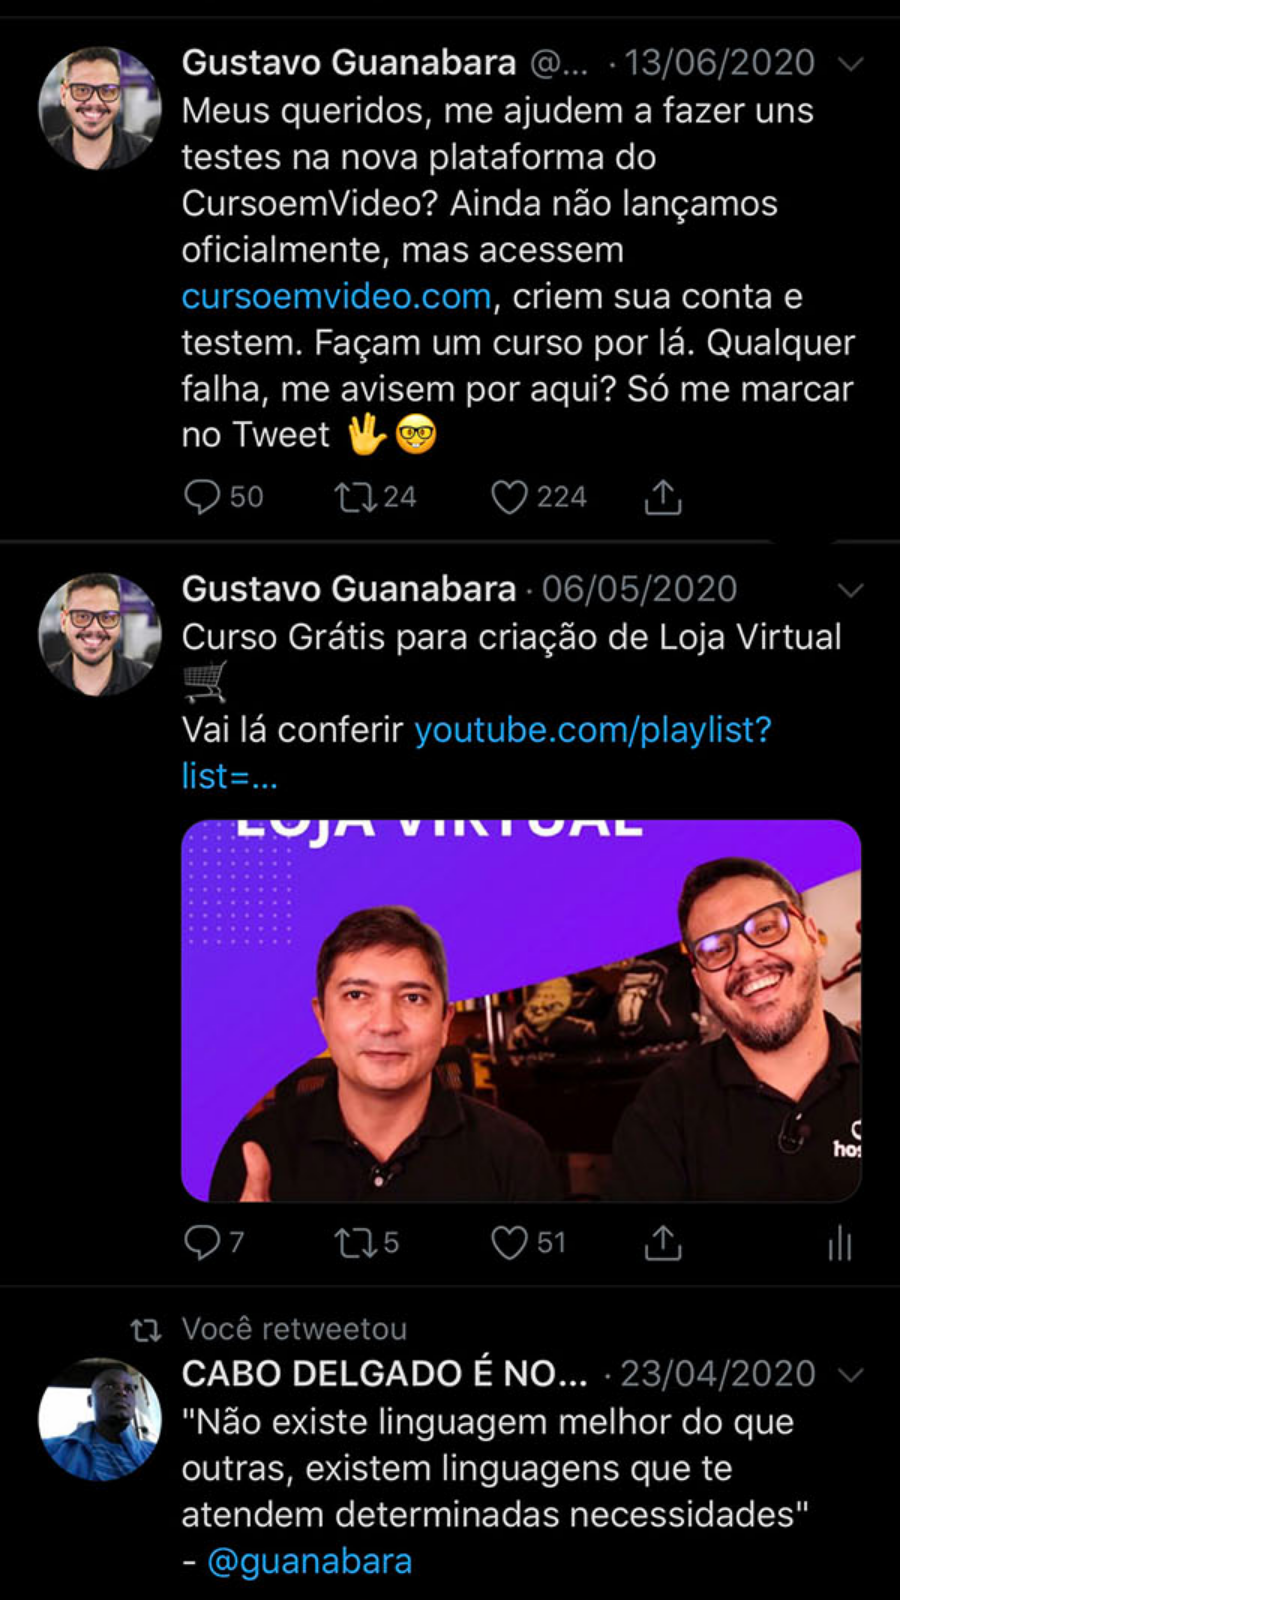
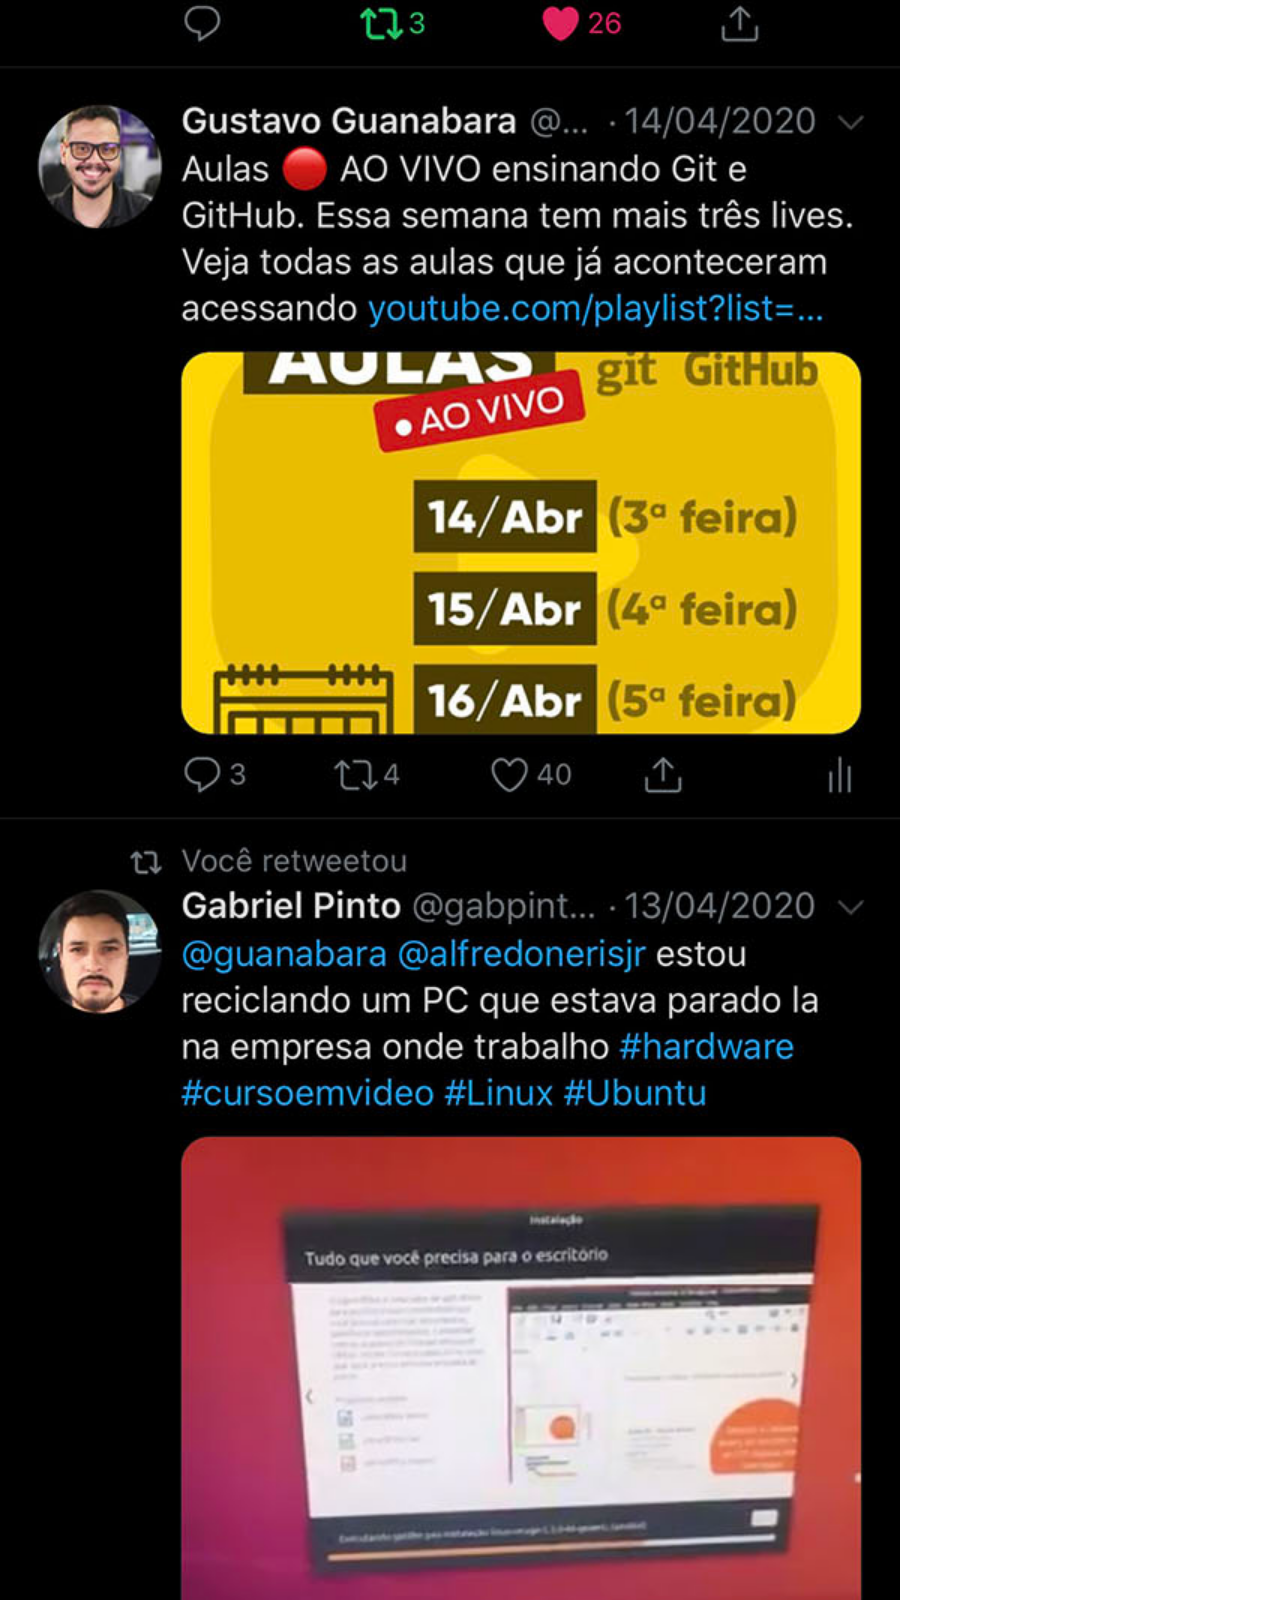
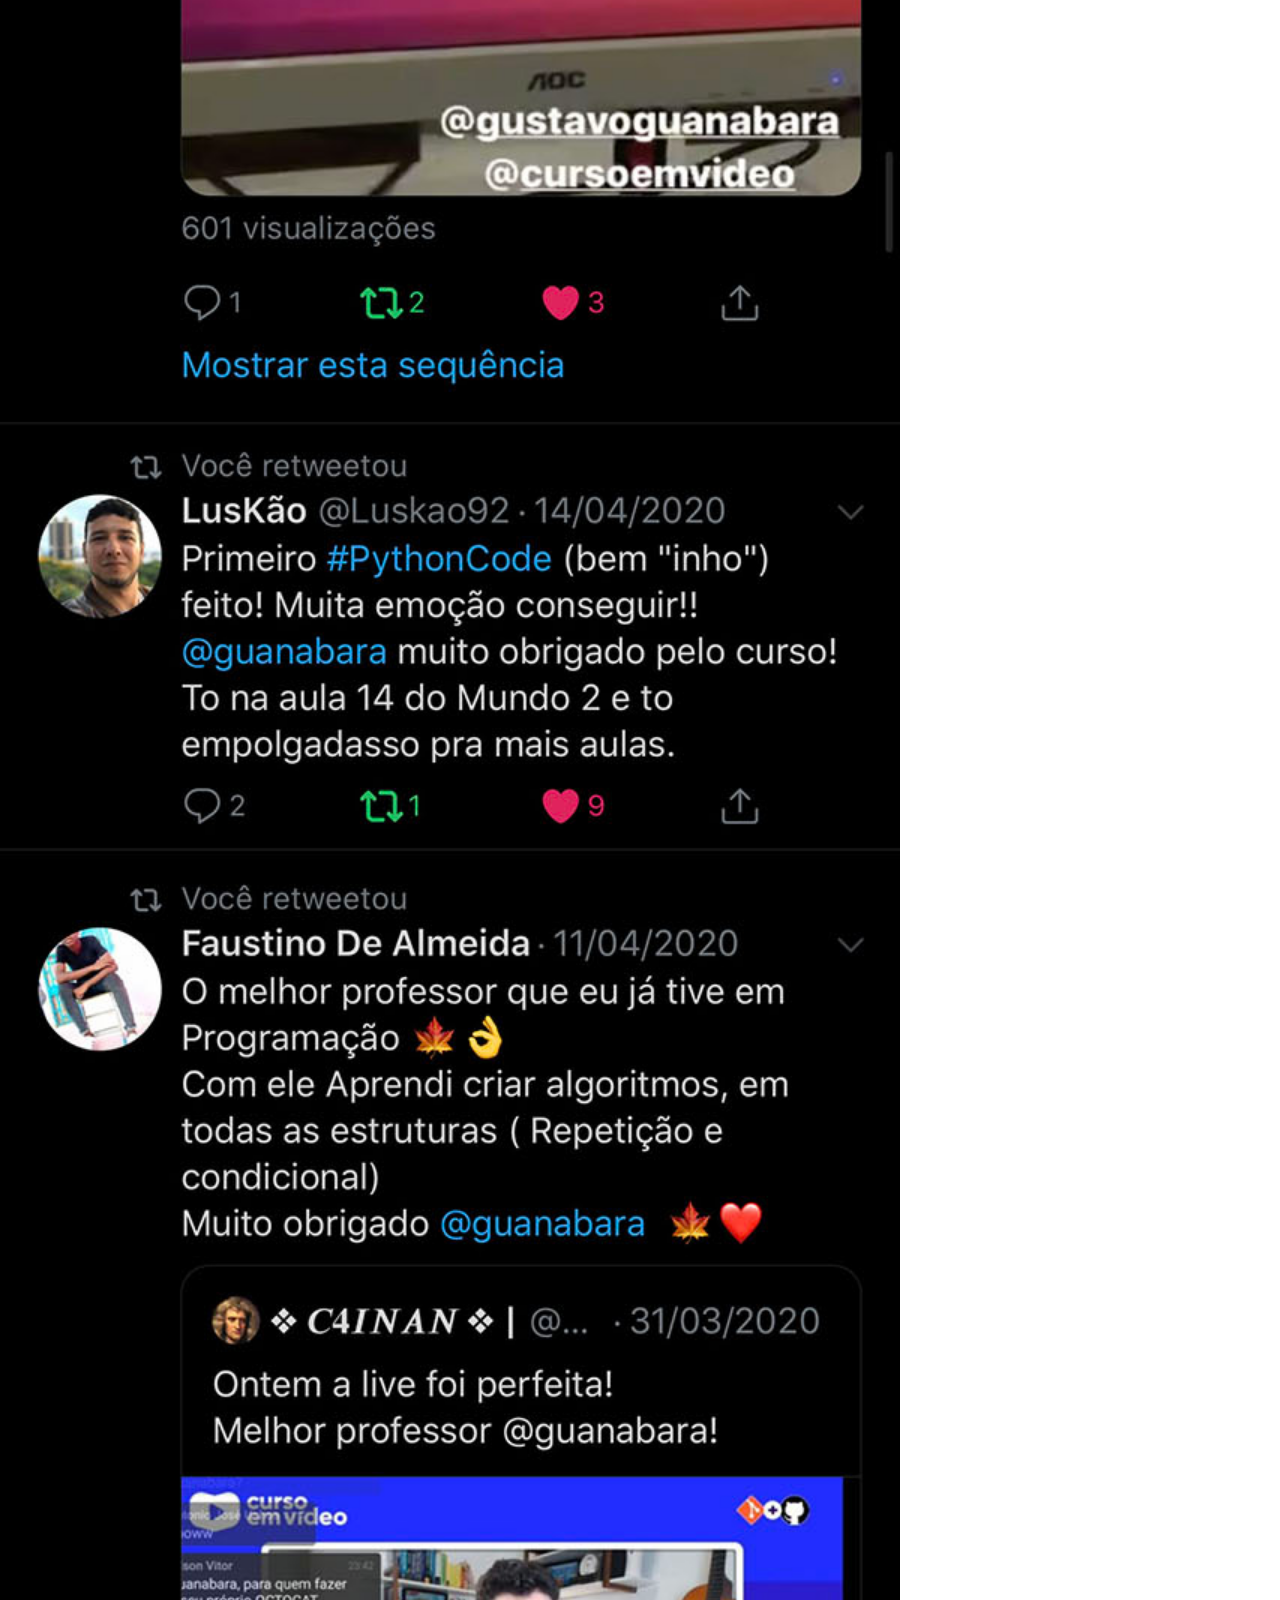
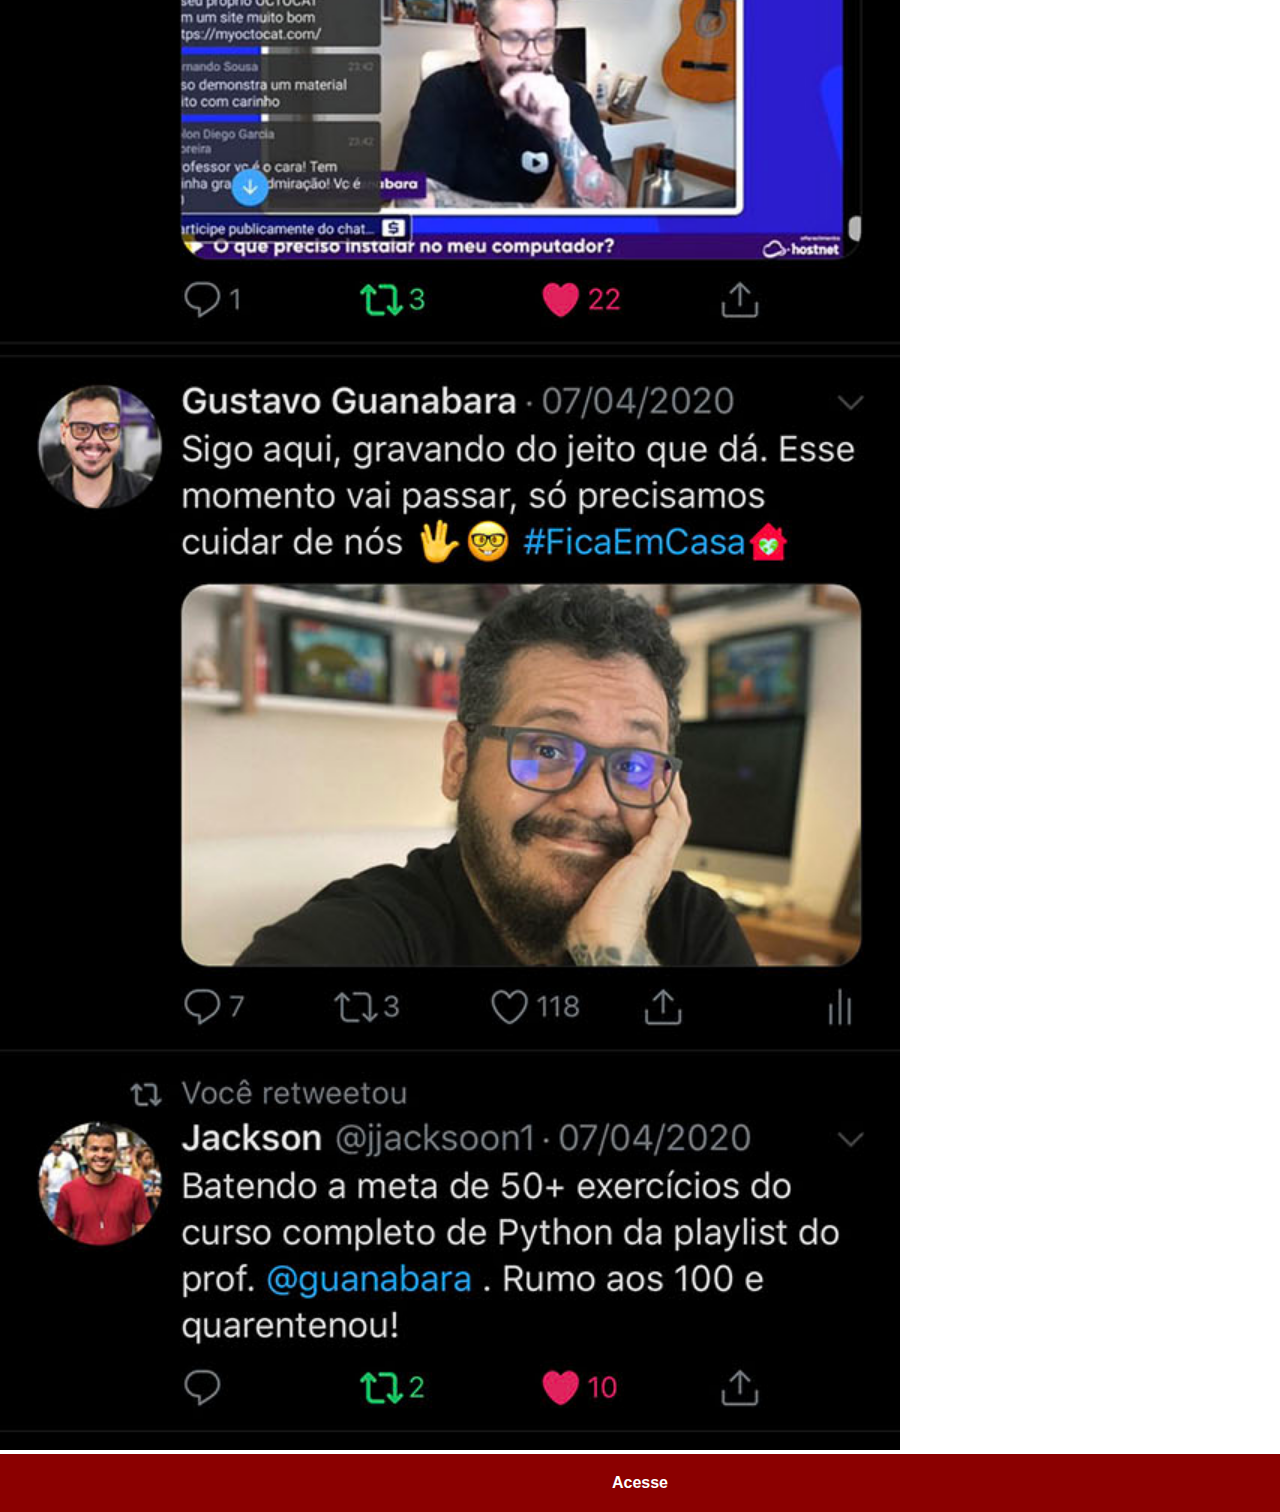
<file: twitter.html>
<!DOCTYPE html>
<html lang="pt-br">
<head>
  <meta charset="UTF-8">
  <meta http-equiv="X-UA-Compatible" content="IE=edge">
  <meta name="viewport" content="width=device-width, initial-scale=1.0">
  <title>Document</title>
  <link rel="stylesheet" href="CSS/social.css">
</head>
<body>
  <img src="imagens/tela-twitter.jpg" alt="Twitter">
  <a href="https://twitter.com/guanabara" target="_blank">Acesse
  </a>
</body>
</html>
</file>
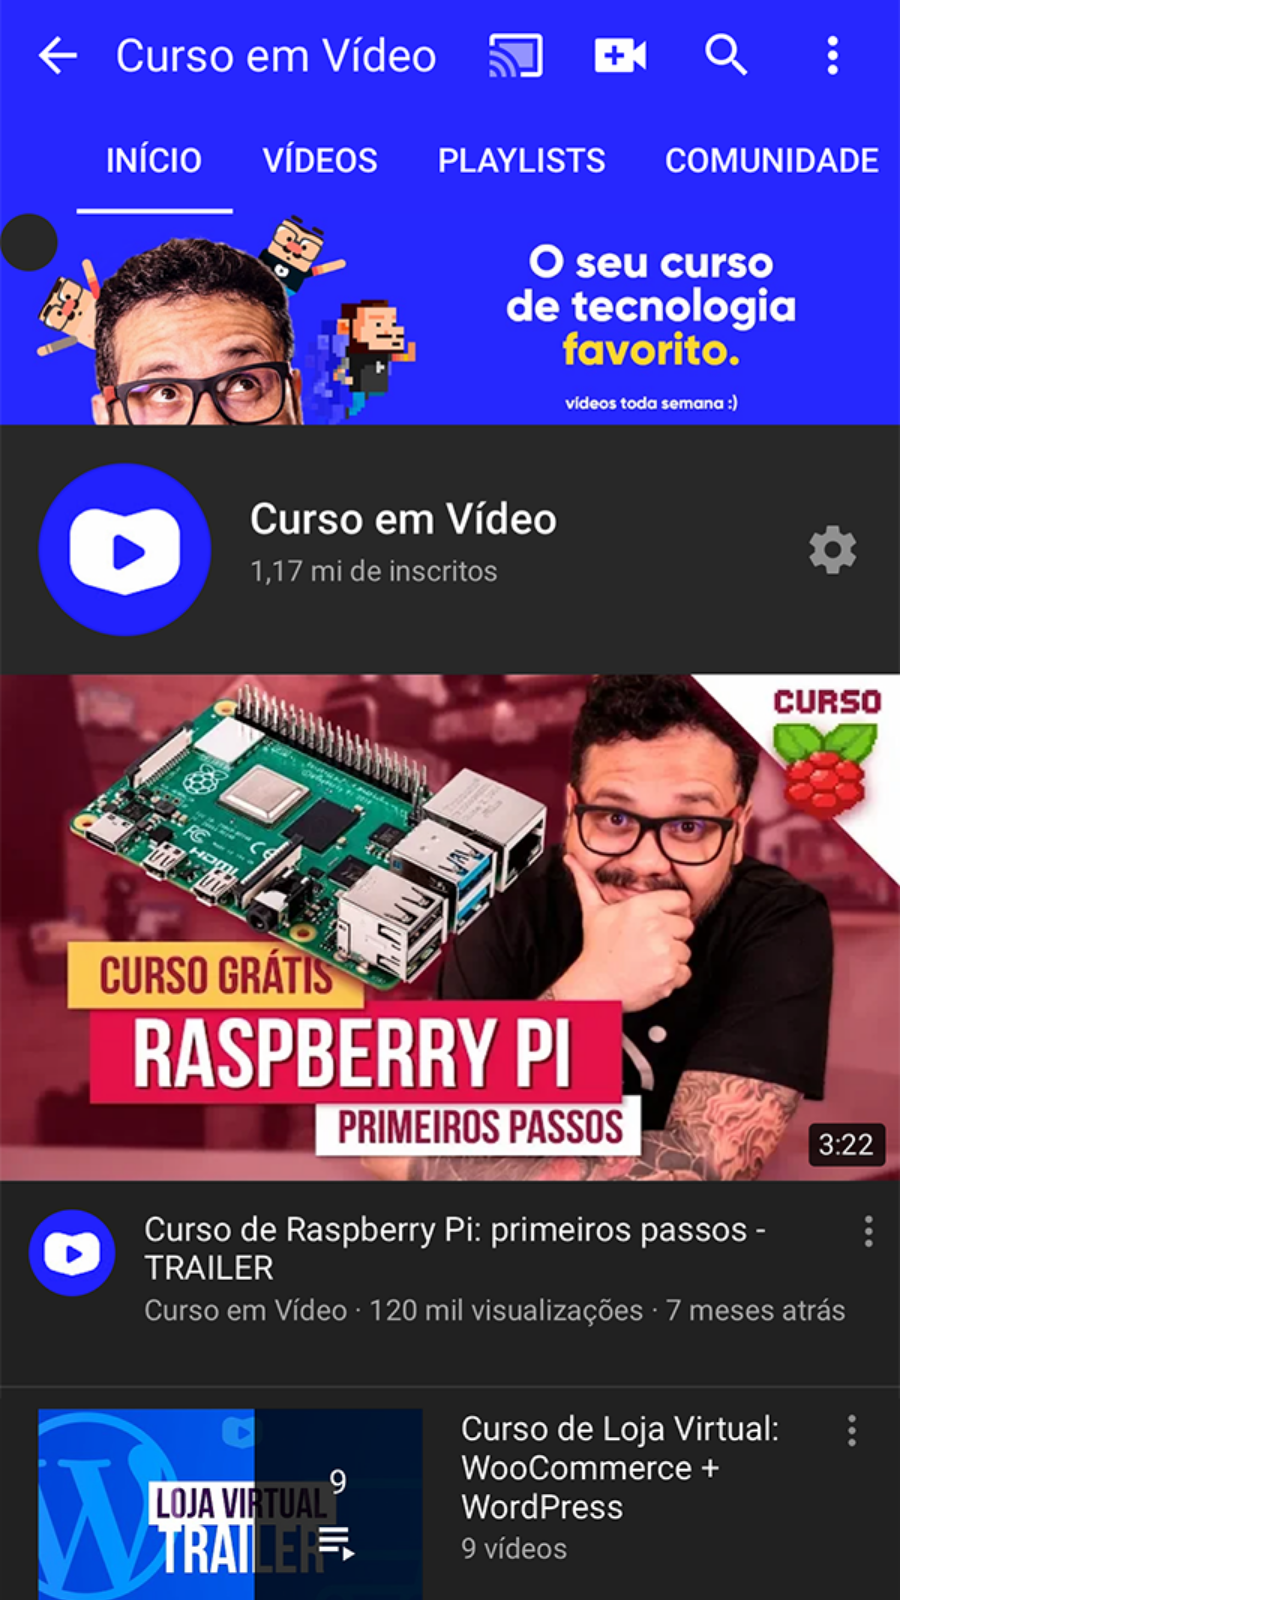
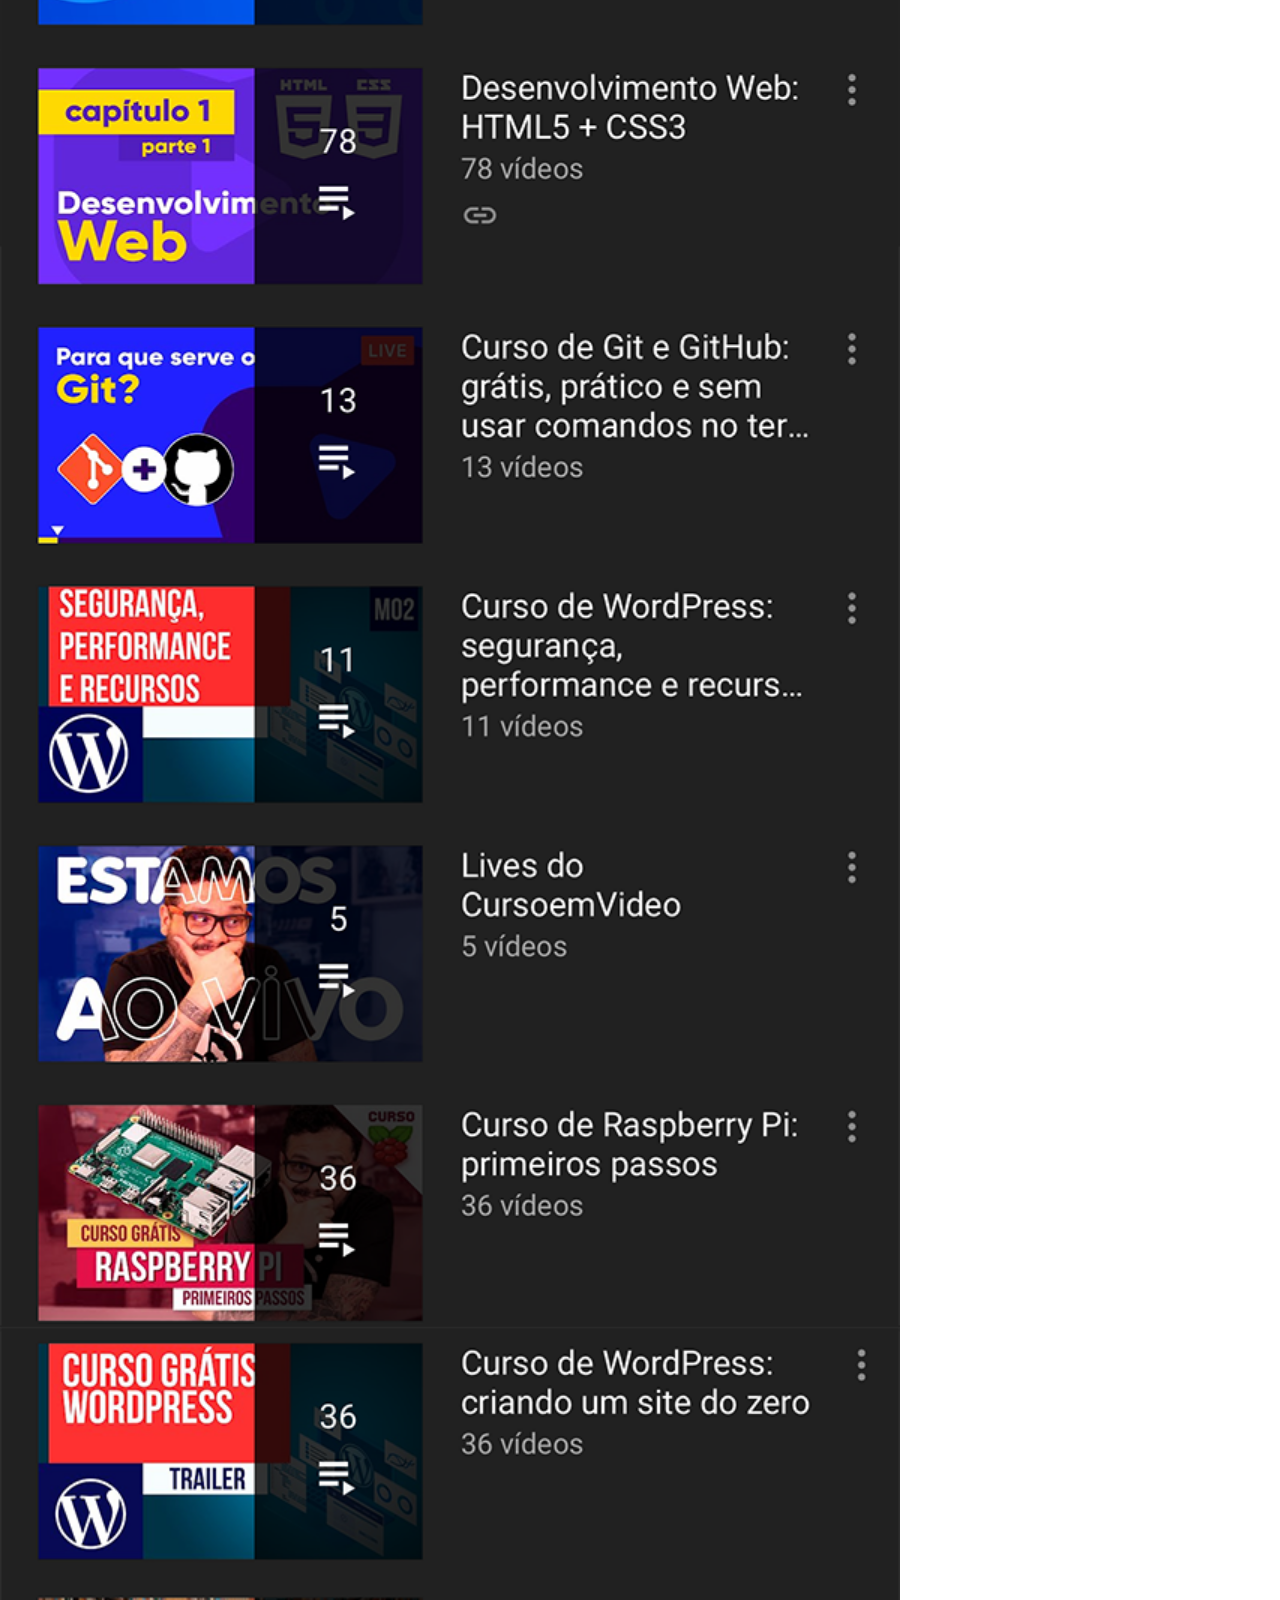
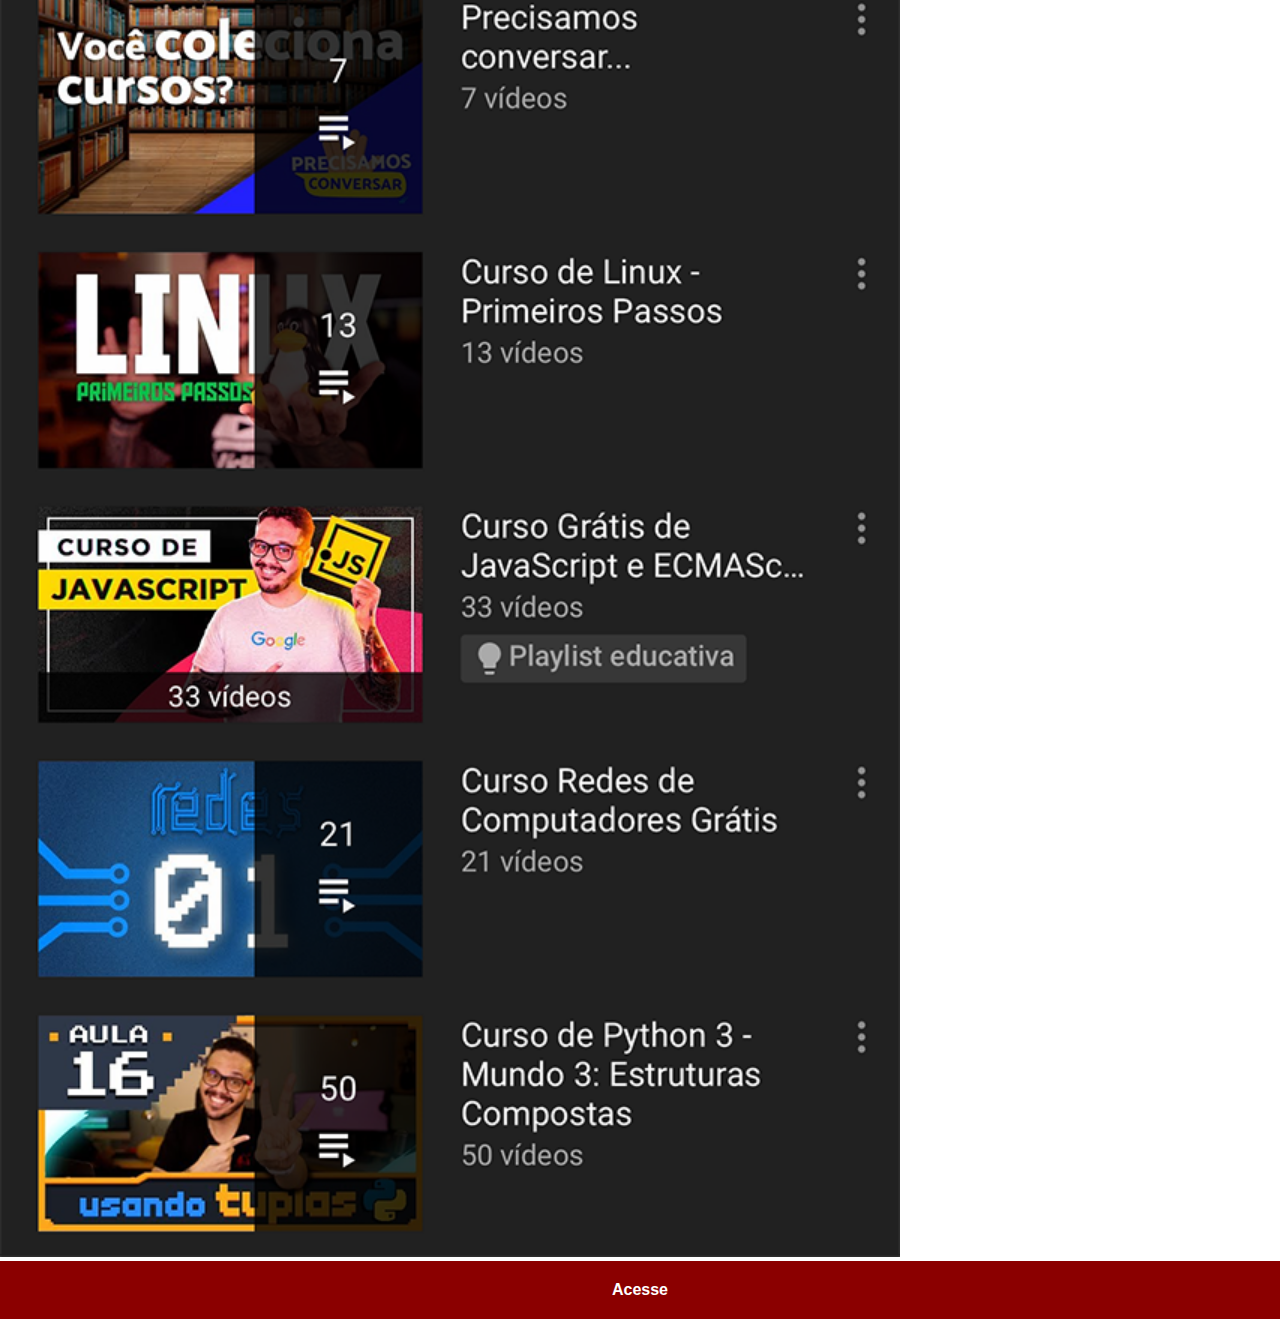
<file: youtube.html>
<!DOCTYPE html>
<html lang="pt-br">
<head>
  <meta charset="UTF-8">
  <meta http-equiv="X-UA-Compatible" content="IE=edge">
  <meta name="viewport" content="width=device-width, initial-scale=1.0">
  <title>Youtube</title>
  <link rel="stylesheet" href="CSS/social.css">
</head>

<body>
  <img src="imagens/tela-youtube.png" alt="Youtube">
  <a href="https://www.youtube.com/c/CursoemV%C3%ADdeo/playlists" target="_blank">Acesse</a>
</body>
</html>
</file>
<file: CSS/style.css>
@charset "UTF-8";

*{
  margin: 0;
  padding: 0;
  font-family: Arial, Helvetica, sans-serif;
  box-sizing: border-box;
}

html, body{
  height: 100vh;
  width: 100vw;
}

body{
  background: url(../imagens/fundo-madeira.jpg)no-repeat top center;
  background-size: cover;
  background-attachment: fixed;
  background-size: cover;
}

main{
  position: relative;
  height: 100vh;
}

section#telefone{
  position: absolute;
  top: 50%;
  left: 50%;
  transform: translate(-50%, -50%);
  
  height: 627px;
  width: 311px;
  background: url(../imagens/frame-iphone.png) no-repeat;
}

iframe#tela{
  position: relative;
  top: 80px;
  left: 22px;
  width: 267px;
  height: 471px;
  
}

section#redes-sociais{
  text-align: right;
}

section#redes-sociais img{
  width: 50px;
  margin: 10px;
  border-radius: 50%;
  box-shadow: 2px 2px 5px rgba(0, 0, 0, 0.404);
  
}

section#redes-sociais img:hover{
  border: 2px solid rgba(255, 255, 255, 0.596);
  transform: translate(-3px, -3px);
  box-shadow: 5px 5px 10px rgba(0, 0, 0, 0.616);
  transition: transform 0.4s border 1s;
}
</file>
<file: CSS/social.css>
@charset "UTF-8";

*{
  margin: 0;
  padding: 0;
  font-family: Arial, Helvetica, sans-serif;
}

::-webkit-scrollbar{
  width: 0;
  height: 0;
}

img{
 width: 100vh;
}

a{
  display: block;
  background-color: darkred;
  color: white;
  padding: 20px;
  text-align: center;
  font-weight: bolder;
  text-decoration: none;
}

a:hover{
  background-color: red;
}
</file>
